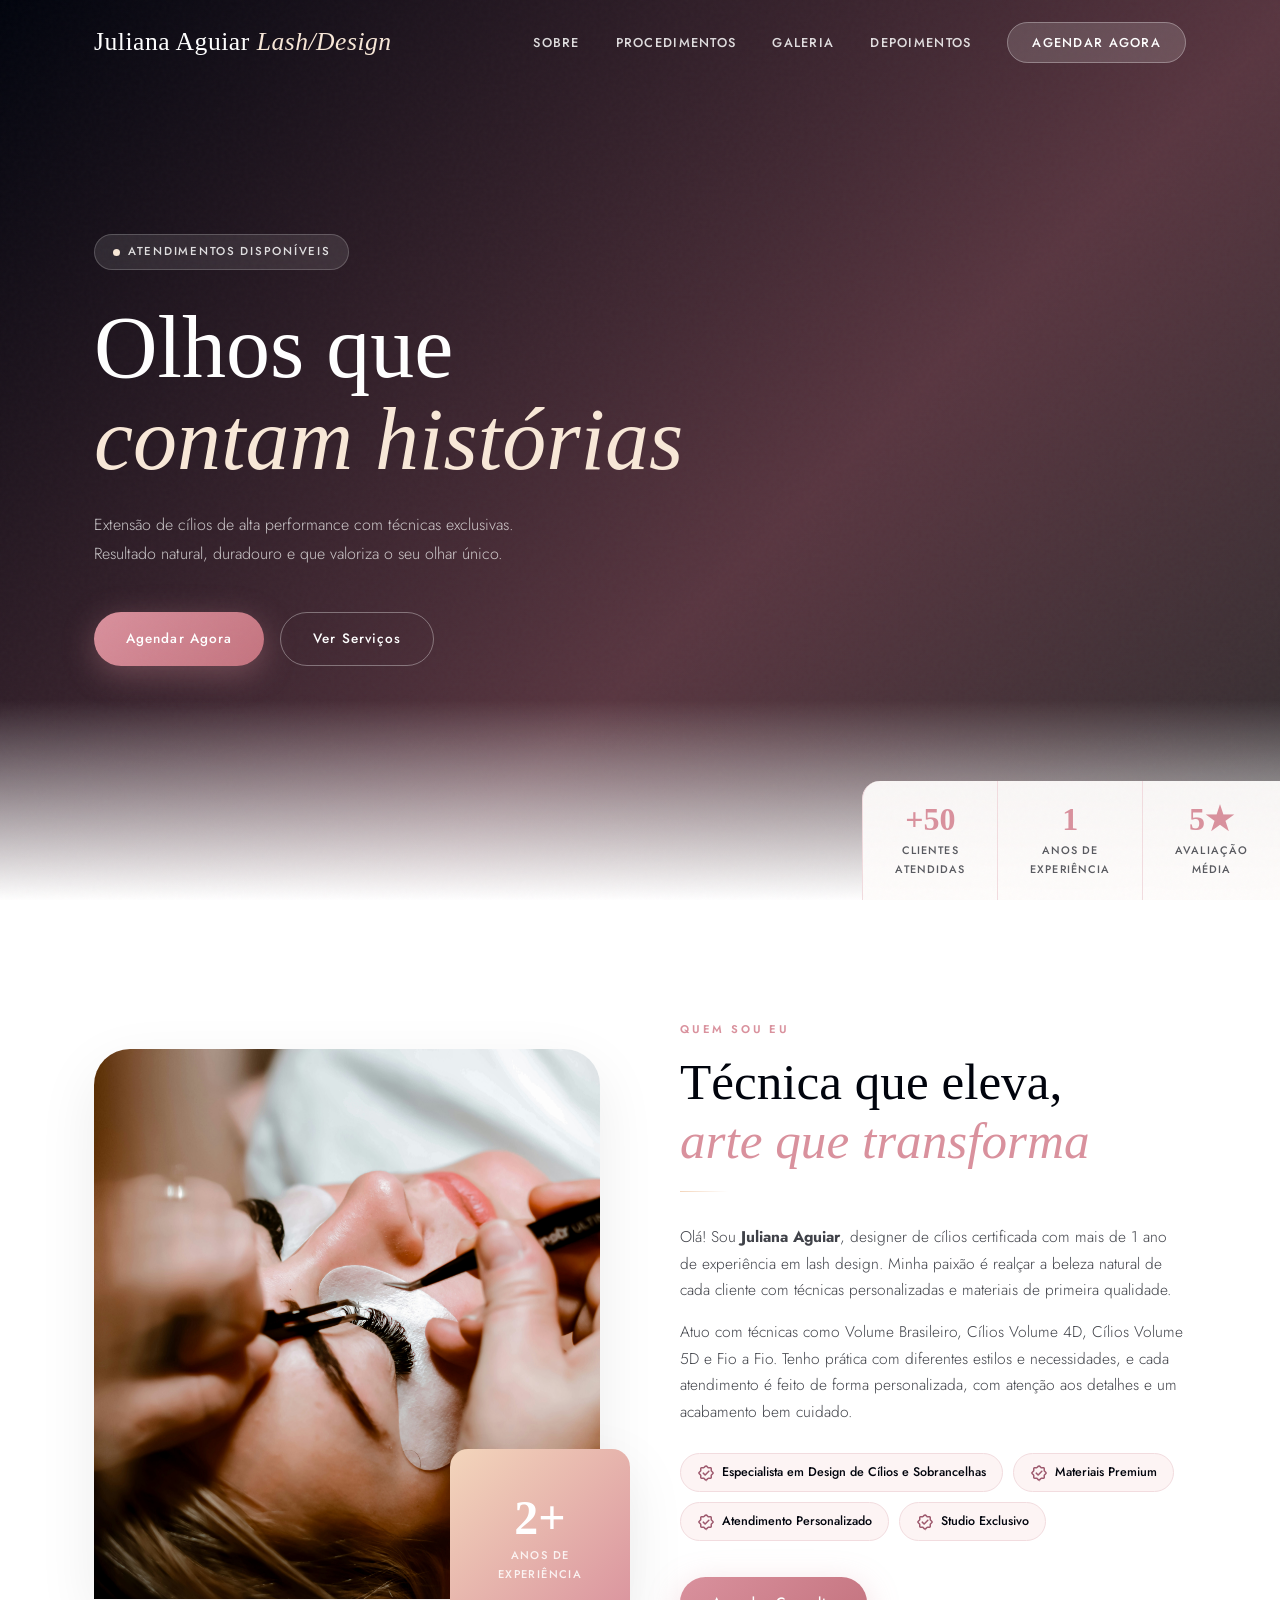
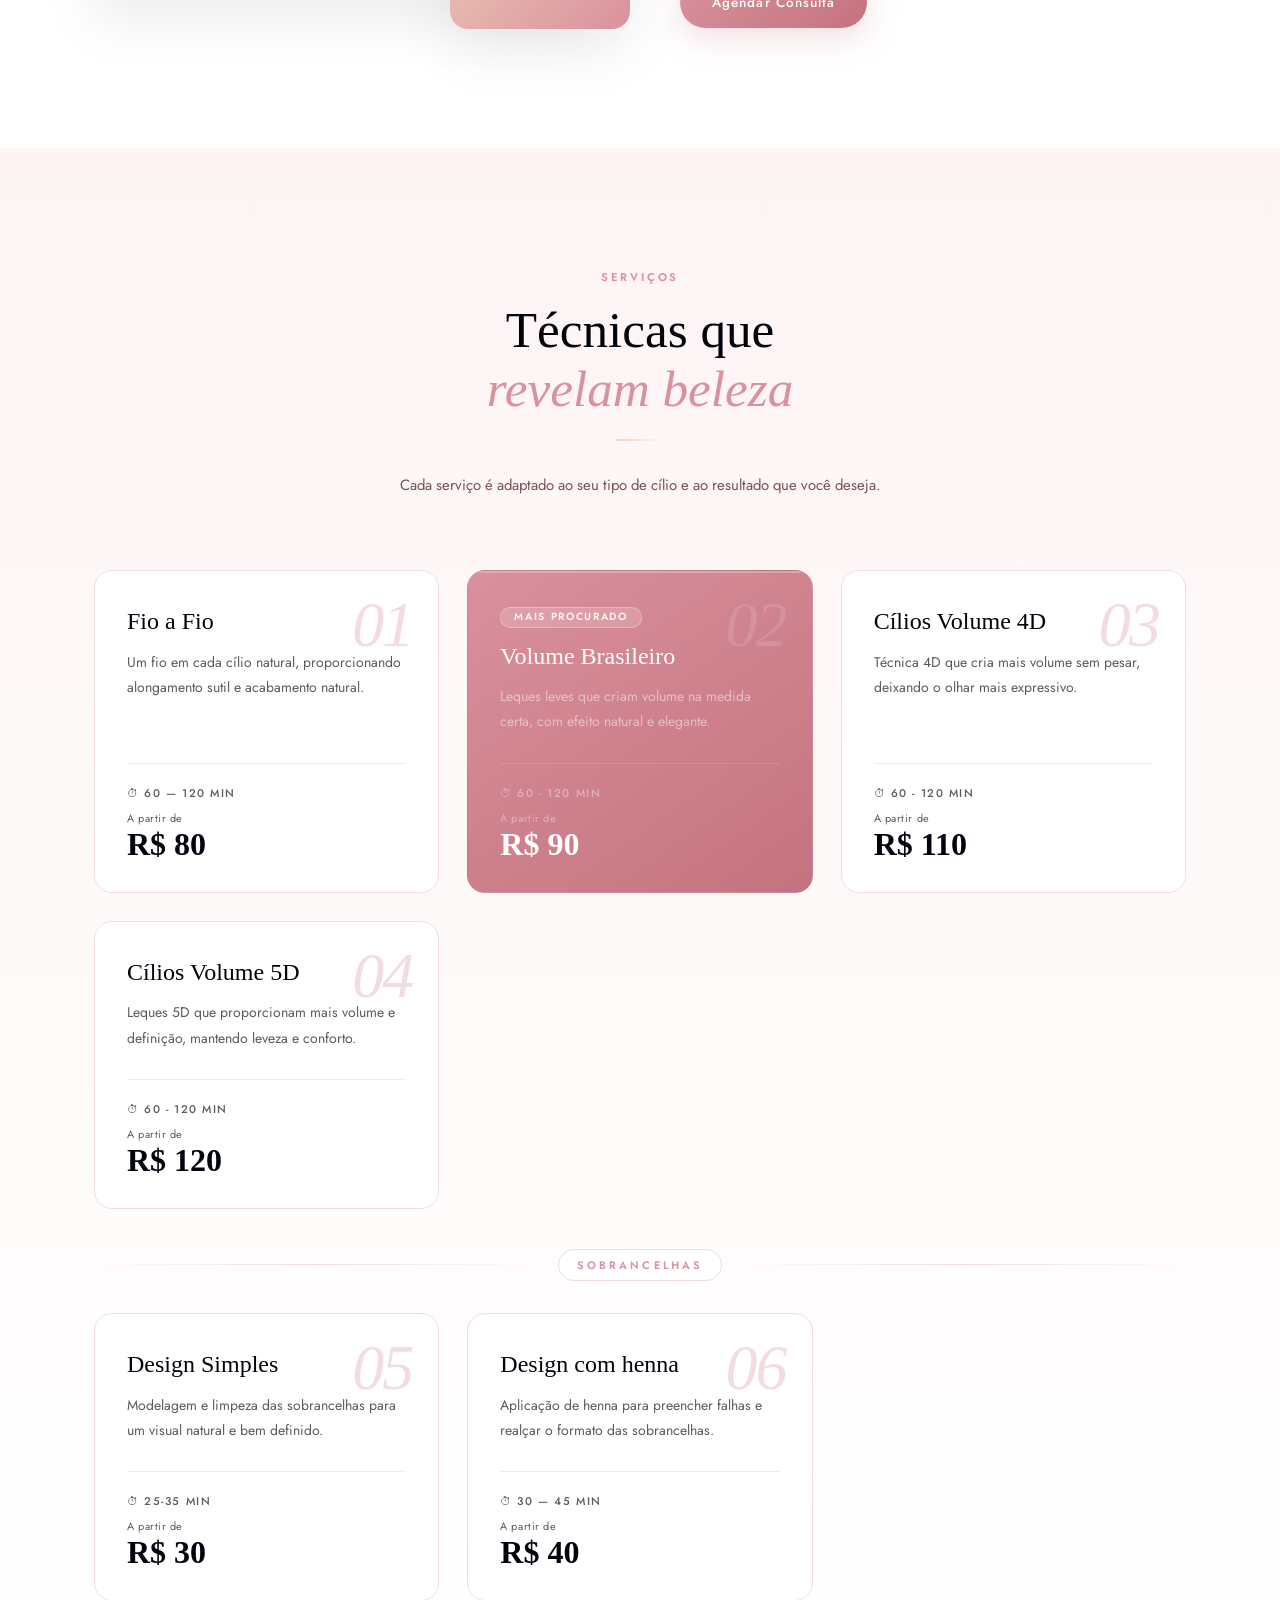
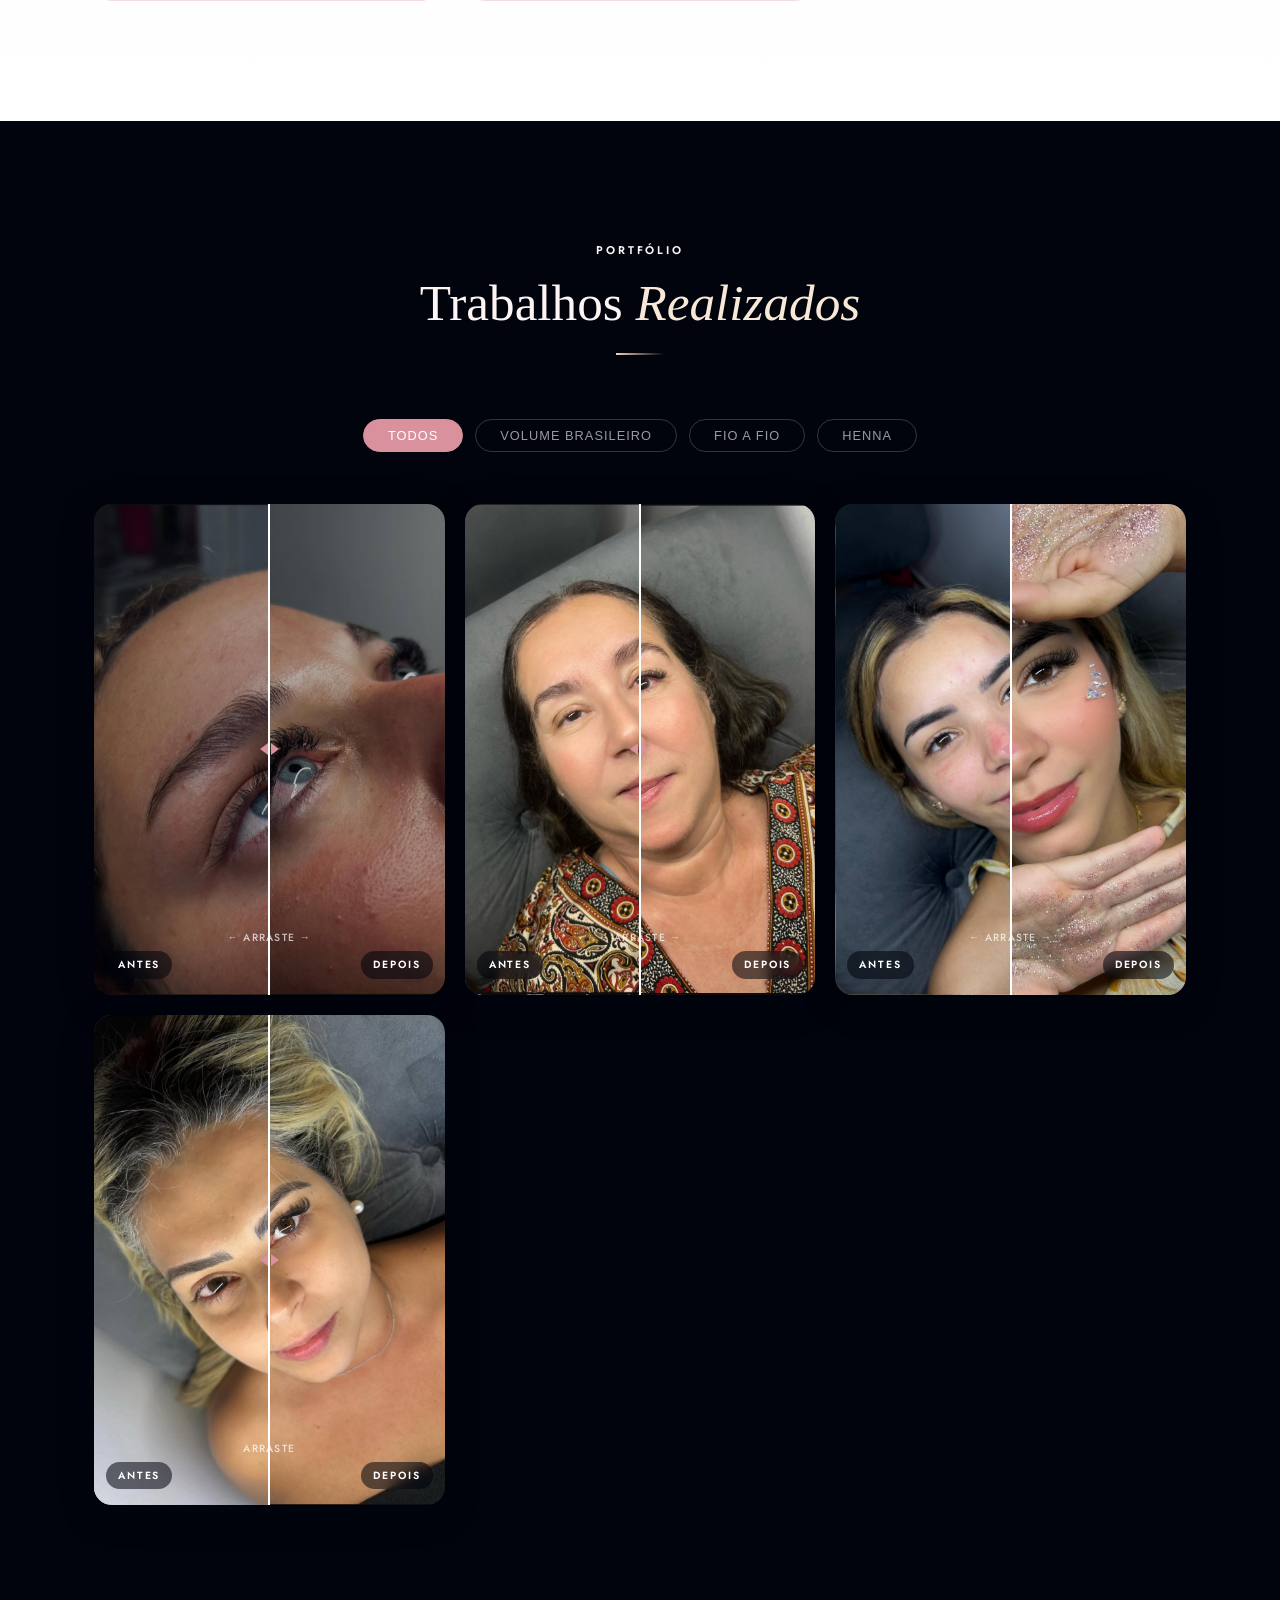
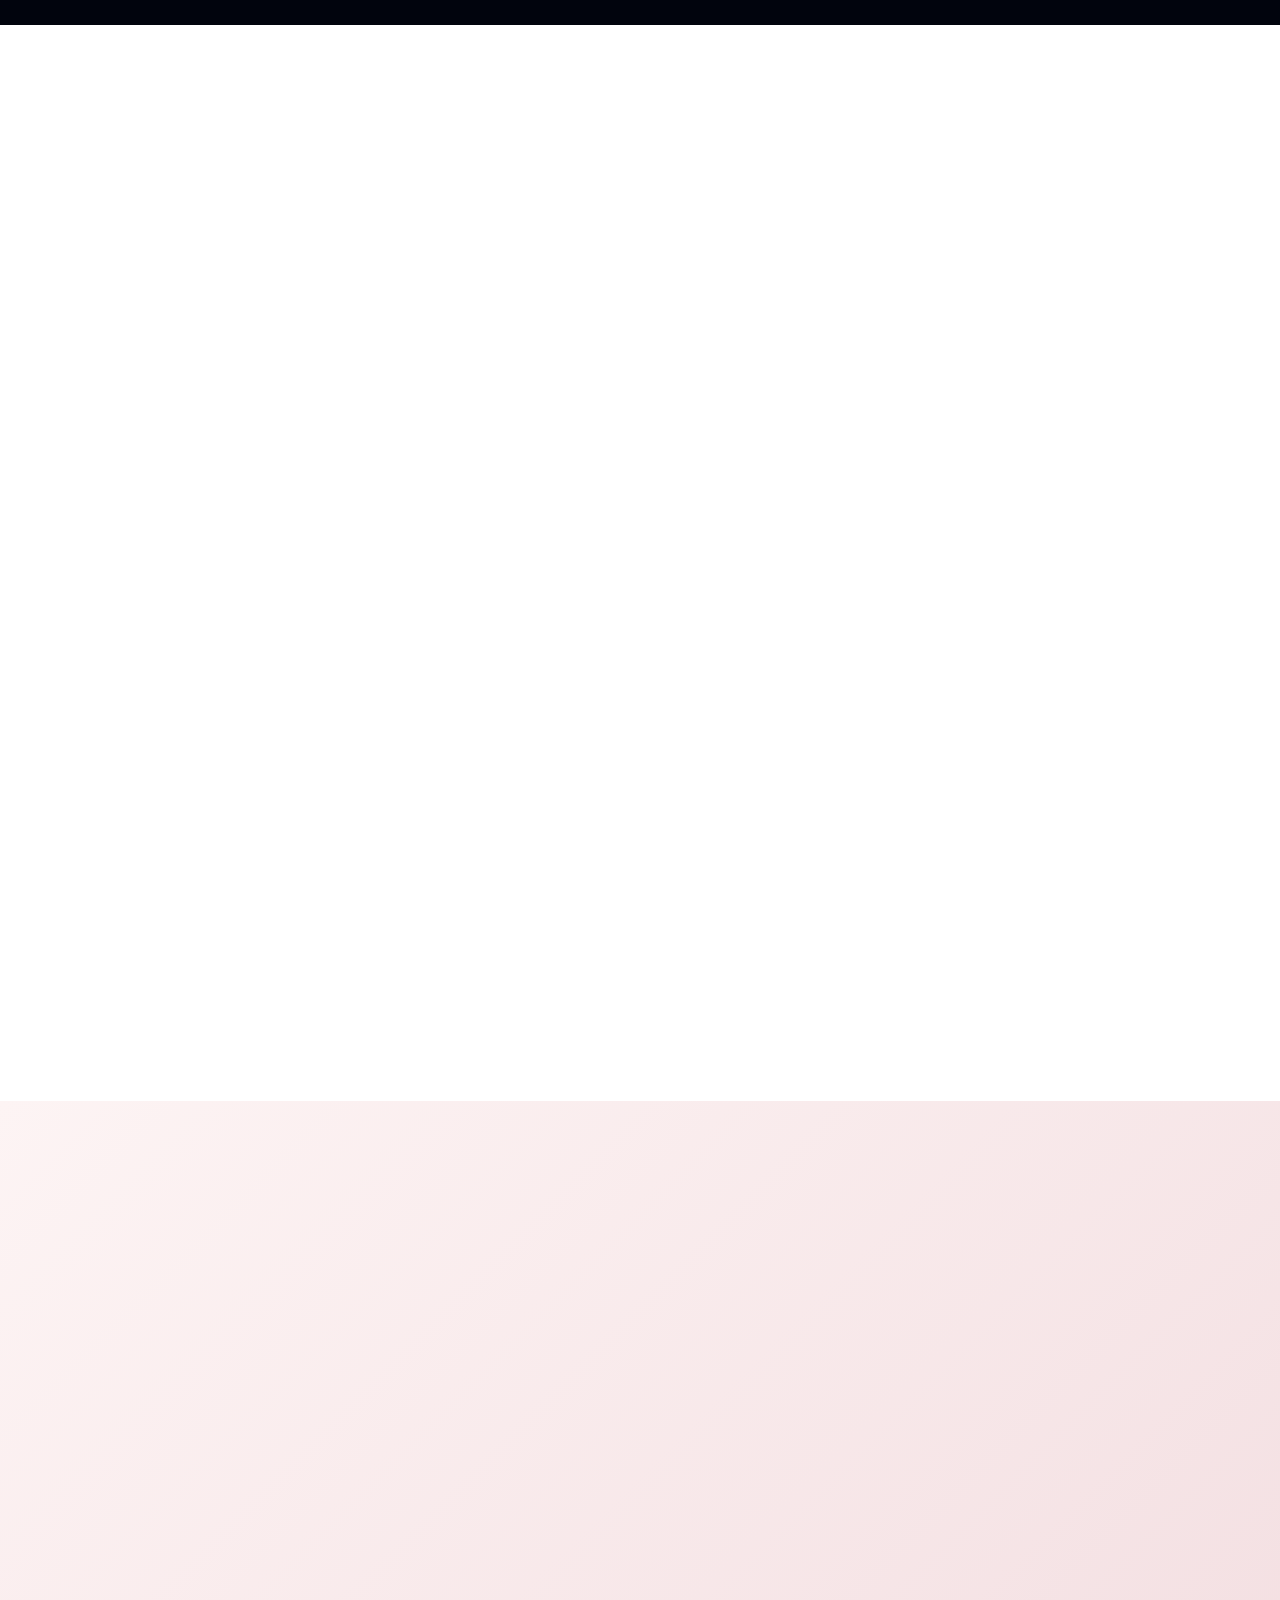
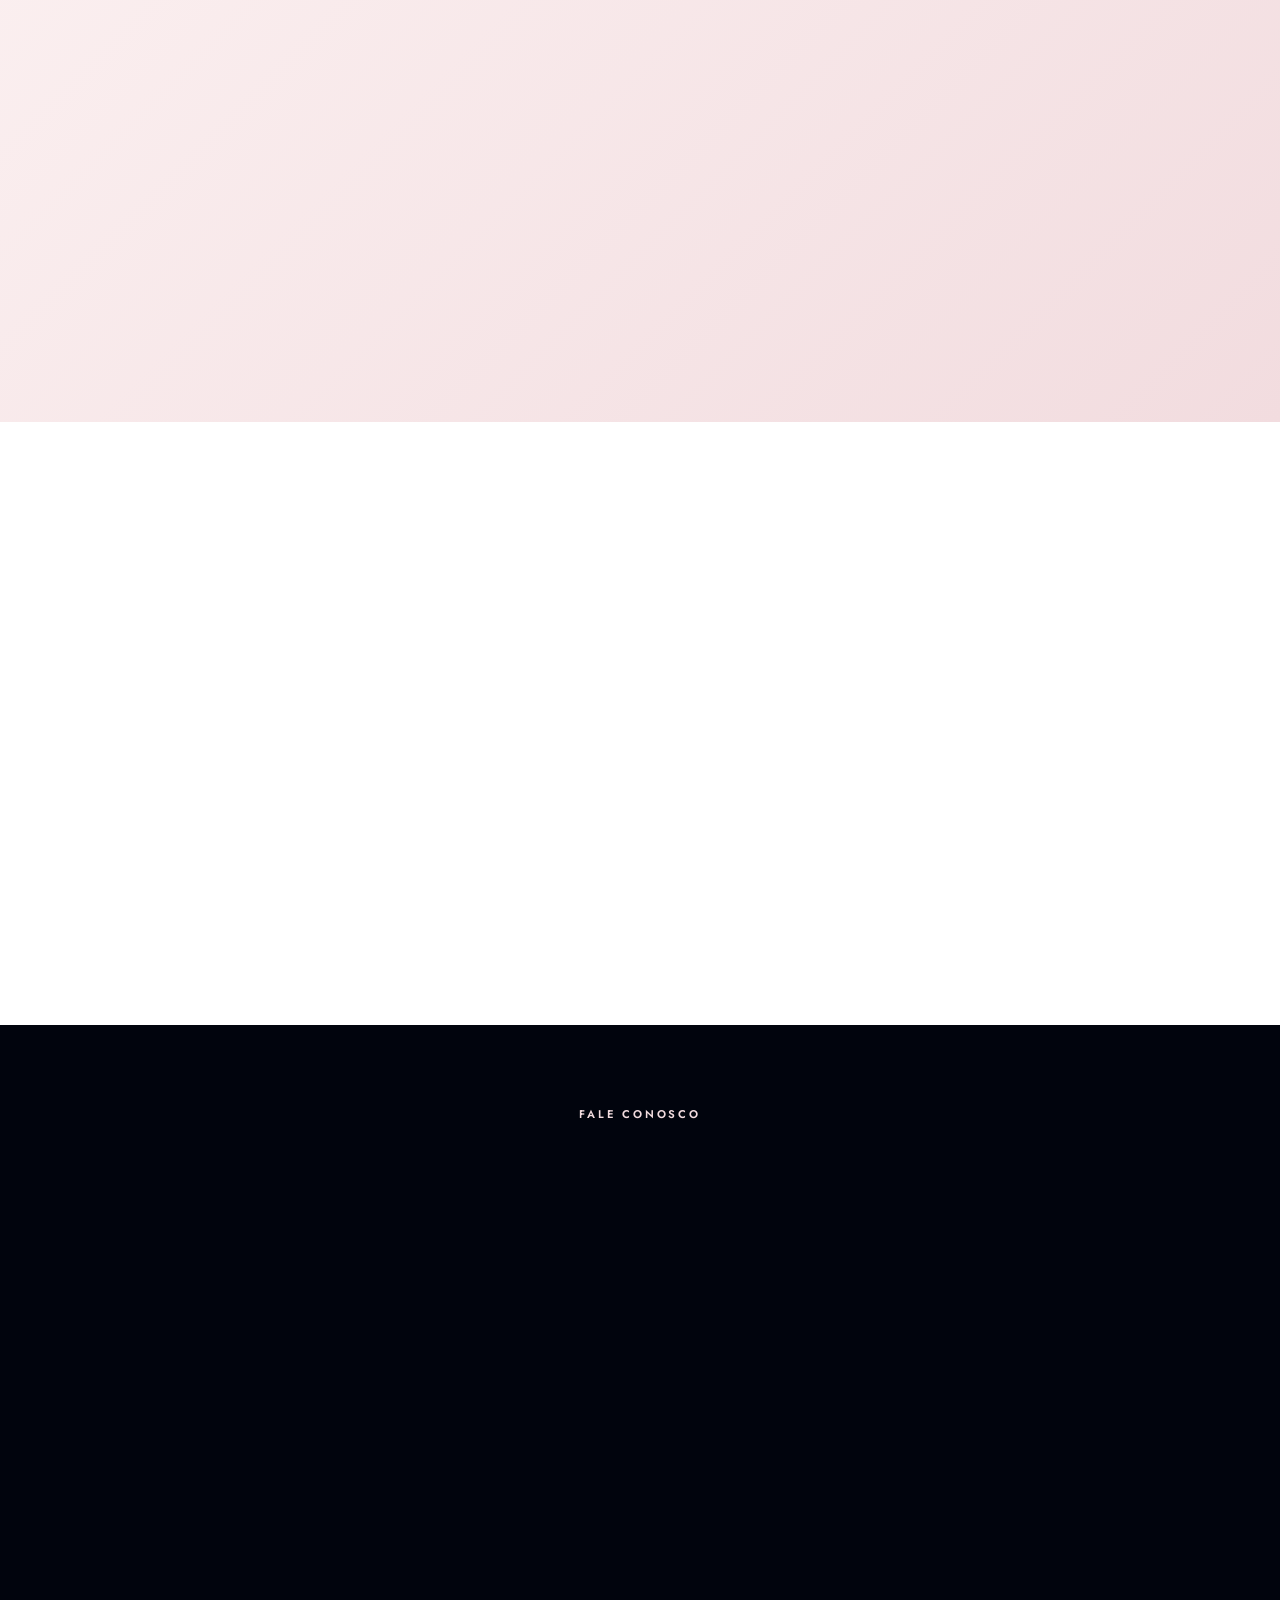
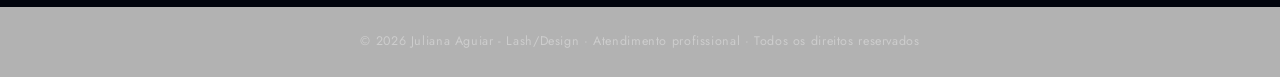
<file: index.html>
<!DOCTYPE html>
<html lang="pt-BR">
<head>
  <meta charset="UTF-8" />
  <meta name="viewport" content="width=device-width, initial-scale=1.0" />

  <!-- SEO Básico -->
  <title>Juliana Aguiar - Lash/Design</title>
  <meta name="description" content="Especialista em lash design premium. Extensão de cílios com técnicas avançadas, atendimento personalizado e resultados naturais e duradouros. Agende agora." />
  <meta name="keywords" content="extensão de cílios, lash design, lash lift, volume brasileiro, fio a fio, designer de cílios, São Paulo" />
  <meta name="author" content="Juliana Aguiar" />

  <!-- Open Graph -->
  <meta property="og:title" content="Juliana Aguiar - Lash/Design" />
  <meta property="og:description" content="Desperte o melhor dos seus olhares. Técnicas avançadas, resultado natural e duradouro." />
  <meta property="og:type" content="website" />

  <!-- Favicon emoji -->
  <link rel="icon" href="assets/favicon/logo.png" type="image/x-icon">


  <!-- Styles -->
  <link rel="stylesheet" href="styles.css" />
</head>
<body>

  <!-- =========================================================
       NAVIGAÇÃO
  ========================================================== -->
  <nav id="navbar" role="navigation" aria-label="Menu principal">
    <div class="container">
      <div class="nav-inner">

        <a href="#hero" class="nav-logo" aria-label="Juliana Aguiar - Início">
          Juliana Aguiar <span>Lash/Design</span>
        </a>

        <!-- Desktop links -->
        <ul class="nav-links" role="list">
          <li><a href="#sobre">Sobre</a></li>
          <li><a href="#procedimentos">Procedimentos</a></li>
          <li><a href="#galeria">Galeria</a></li>
          <li><a href="#depoimentos">Depoimentos</a></li>
          <li><a href="#agendamento" class="nav-cta">Agendar Agora</a></li>
        </ul>

        <!-- Hamburger -->
        <button class="nav-hamburger" aria-label="Abrir menu" aria-expanded="false" id="hamburger">
          <span></span>
          <span></span>
          <span></span>
        </button>

      </div>
    </div>
  </nav>

  <!-- Mobile menu overlay -->
  <nav class="nav-mobile" id="navMobile" aria-label="Menu mobile" role="dialog">
    <a href="#sobre" class="mobile-link">Sobre</a>
    <a href="#procedimentos" class="mobile-link">Procedimentos</a>
    <a href="#galeria" class="mobile-link">Galeria</a>
    <a href="#depoimentos" class="mobile-link">Depoimentos</a>
    <a href="#agendamento" class="mobile-link">Agendar</a>
    <a href="#contato" class="mobile-link">Contato</a>
  </nav>

  <!-- =========================================================
       HERO
  ========================================================== -->
  <section id="hero" role="banner">
    <div class="hero-bg" aria-hidden="true"></div>

    <div class="container" style="width:100%">
      <div class="hero-content">

        <div class="hero-badge">
          <span class="hero-badge-dot" aria-hidden="true"></span>
          <span>Atendimentos disponíveis</span>
        </div>

        <h1 class="hero-title">
          Olhos que
          <em>contam histórias</em>
        </h1>

        <p class="hero-sub">
          Extensão de cílios de alta performance com técnicas exclusivas.
          Resultado natural, duradouro e que valoriza o seu olhar único.
        </p>

        <div class="hero-actions">
          <a href="#agendamento" class="btn btn-primary">
             Agendar Agora
          </a>
          <a href="#procedimentos" class="btn btn-outline" style="color:#fff;border-color:rgba(255,255,255,0.35)">
            Ver Serviços
          </a>
        </div>
      </div>
    </div>

    <!-- Stats -->
    <div class="hero-stats" aria-label="Números da profissional">
      <div class="hero-stat">
        <span class="hero-stat-num">+50</span>
        <span class="hero-stat-label">Clientes<br>Atendidas</span>
      </div>
      <div class="hero-stat">
        <span class="hero-stat-num">1</span>
        <span class="hero-stat-label">Anos de<br>Experiência</span>
      </div>
      <div class="hero-stat">
        <span class="hero-stat-num">5★</span>
        <span class="hero-stat-label">Avaliação<br>Média</span>
      </div>
    </div>
  </section>
      
  <!-- =========================================================
       SOBRE
  ========================================================== -->
  <section id="sobre" aria-labelledby="sobre-title">
    <div class="container">
      <div class="about-grid">

        <!-- Image -->
        <div class="about-image-wrap reveal-left">
          <img
            class="about-img-main"
            src="assets/images/hayley-kim-studios-sRSRuxkOuzI-unsplash.jpg"
            alt="Procedimento de extensão de cílios"
            loading="lazy"
            onerror="this.style.background='linear-gradient(135deg,#E8B4C0,#EDE1D8)';this.removeAttribute('src')"
          />
          <div class="about-img-accent" aria-label="6 anos de experiência">
            <span class="num">2+</span>
            <span class="lbl">Anos de<br>Experiência</span>
          </div>
        </div>

        <!-- Text -->
        <div class="about-text reveal-right">
          <span class="section-label">Quem sou eu</span>
          <h2 class="section-title" id="sobre-title">
            Técnica que eleva,<br><em>arte que transforma</em>
          </h2>
          <div class="gold-line"></div>
          <p>
            Olá! Sou <strong>Juliana Aguiar</strong>, designer de cílios certificada com mais de 1 ano  
            de experiência em lash design. Minha paixão é realçar a beleza natural de cada cliente
            com técnicas personalizadas e materiais de primeira qualidade.
          </p>
          <p>
            Atuo com técnicas como Volume Brasileiro, Cílios Volume 4D, Cílios Volume 5D e Fio a Fio.
            Tenho prática com diferentes estilos e necessidades, e cada atendimento é feito de forma personalizada,
            com atenção aos detalhes e um acabamento bem cuidado.
          </p>

          <div class="about-badges">
            <span class="about-badge">
              <span class="about-badge-icon">
                <img src="assets/icons/certificate.svg" alt="Certificada">
              </span>
              Especialista em Design de Cílios e Sobrancelhas
            </span>

            <span class="about-badge">
              <span class="about-badge-icon">
                <img src="assets/icons/certificate.svg" alt="Vegano">
              </span>
              Materiais Premium
            </span>

            <span class="about-badge">
              <span class="about-badge-icon">
                <img src="assets/icons/certificate.svg" alt="Premium">
              </span>
              Atendimento Personalizado
            </span>

            <span class="about-badge">
              <span class="about-badge-icon">
                <img src="assets/icons/certificate.svg" alt="Localização">
              </span>
              Studio Exclusivo
            </span>
          </div>

          <a href="#agendamento" class="btn btn-primary">
            Agendar Consulta
          </a>
        </div>

      </div>
    </div>
  </section>

  <!-- =========================================================
       PROCEDIMENTOS
  ========================================================== -->
  <section id="procedimentos" aria-labelledby="proc-title">
    <div class="container">

      <div class="procedures-header reveal">
        <span class="section-label">Serviços</span>
        <h2 class="section-title" id="proc-title">
          Técnicas que<br><em>revelam beleza</em>
        </h2>
        <div class="gold-line center"></div>
        <p style="color:var(--muted);font-size:.93rem">
          Cada serviço é adaptado ao seu tipo de cílio e ao resultado que você deseja.
        </p>
      </div>

      <div class="procedures-grid">

        <!-- Card 1 -->
        <article class="proc-card reveal delay-1">
          <span class="proc-icon">🪄</span>
          <h3 class="proc-name">Fio a Fio</h3>
          <p class="proc-desc">
            Um fio em cada cílio natural, proporcionando alongamento sutil e acabamento natural.
          </p>
          <span class="proc-duration">⏱ 60 — 120 min</span>
          <span class="proc-price"><small>A partir de</small> R$ 80</span>
        </article>

        <!-- Card 2 — Destaque -->
        <article class="proc-card featured reveal delay-2">
          <span class="proc-icon">🌟</span>
          <h3 class="proc-name">Volume Brasileiro</h3>
          <p class="proc-desc">
            Leques leves que criam volume na medida certa, com efeito natural e elegante.
          </p>
          <span class="proc-duration">⏱ 60 - 120 min</span>
          <span class="proc-price"><small>A partir de</small> R$ 90</span>
        </article>

        <!-- Card 3 -->
        <article class="proc-card reveal delay-3">
          <span class="proc-icon">✨</span>
          <h3 class="proc-name">Cílios Volume 4D</h3>
          <p class="proc-desc">
            Técnica 4D que cria mais volume sem pesar, deixando o olhar mais expressivo.
          </p>
          <span class="proc-duration">⏱ 60 - 120 min</span>
          <span class="proc-price"><small>A partir de</small> R$ 110</span>
        </article>

        <!-- Card 4 -->
        <article class="proc-card reveal delay-2">
          <span class="proc-icon">🌿</span>
          <h3 class="proc-name">Cílios Volume 5D</h3>
          <p class="proc-desc">
            Leques 5D que proporcionam mais volume e definição, mantendo leveza e conforto.
          </p>
          <span class="proc-duration">⏱ 60 - 120 min</span>
          <span class="proc-price"><small>A partir de</small> R$ 120</span>
        </article>

                <!-- ── Divisor: Sobrancelhas ── -->
        <div class="proc-separator" aria-hidden="true">
          <div class="proc-separator-line"></div>
          <span class="proc-separator-label">Sobrancelhas</span>
          <div class="proc-separator-line"></div>
        </div>

        <!-- Card 5 -->
        <article class="proc-card reveal delay-3">
          <span class="proc-icon">🔄</span>
          <h3 class="proc-name">Design Simples</h3>
          <p class="proc-desc">
            Modelagem e limpeza das sobrancelhas para um visual natural e bem definido.
          </p>
          <span class="proc-duration">⏱ 25-35 min</span>
          <span class="proc-price"><small>A partir de</small> R$ 30</span>
        </article>

        <!-- Card 6 -->
        <article class="proc-card reveal delay-4">
          <span class="proc-icon">🖤</span>
          <h3 class="proc-name">Design com henna</h3>
          <p class="proc-desc">
            Aplicação de henna para preencher falhas e realçar o formato das sobrancelhas.
          </p>
          <span class="proc-duration">⏱ 30 — 45 min</span>
          <span class="proc-price"><small>A partir de</small> R$ 40</span>
        </article>

      </div>
    </div>
  </section>

  <!-- =========================================================
       GALERIA
  ========================================================== -->
  <section id="galeria" aria-labelledby="gallery-title">
    <div class="container">

      <div class="gallery-header reveal">
        <span class="section-label">Portfólio</span>
        <h2 class="section-title" id="gallery-title">
          Trabalhos <em>Realizados</em>
        </h2>
        <div class="gold-line center"></div>
      </div>

      <div class="gallery-tabs reveal" role="tablist">
        <button class="gallery-tab active" role="tab" aria-selected="true" data-filter="todos">Todos</button>
        <button class="gallery-tab" role="tab" aria-selected="false" data-filter="volume">Volume Brasileiro</button>
        <button class="gallery-tab" role="tab" aria-selected="false" data-filter="fiof">Fio a Fio</button>
        <button class="gallery-tab" role="tab" aria-selected="false" data-filter="henna">Henna</button>
      </div>

          <div class="compare-grid" id="galleryGrid">

            <div class="compare-item reveal" data-category="volume">
              <img class="compare-after"  src="assets/portfolio/lash-01-depois.jpg" alt="Depois" />
              <div class="compare-before-wrap">
                <img class="compare-before" src="assets/portfolio/lash-01-antes.jpg" alt="Antes" />
              </div>
              <div class="compare-handle"><div class="compare-handle-btn"></div></div>
              <span class="compare-label compare-label-before">Antes</span>
              <span class="compare-label compare-label-after">Depois</span>
              <span class="compare-hint">← arraste →</span>
            </div>

            <div class="compare-item reveal delay-1" data-category="fiof">
              <img class="compare-after"  src="assets/portfolio/lash-02-depois.jpg" alt="Depois" />
              <div class="compare-before-wrap">
                <img class="compare-before" src="assets/portfolio/lash-02-antes.jpg" alt="Antes" />
              </div>
              <div class="compare-handle"><div class="compare-handle-btn"></div></div>
              <span class="compare-label compare-label-before">Antes</span>
              <span class="compare-label compare-label-after">Depois</span>
              <span class="compare-hint">← arraste →</span>
            </div>

           

            <div class="compare-item reveal delay-1" data-category="fiof">
              <img class="compare-after"  src="assets/portfolio/lash-04-depois.jpg" alt="Depois" />
              <div class="compare-before-wrap">
                <img class="compare-before" src="assets/portfolio/lash-04-antes.jpg" alt="Antes" />
              </div>
              <div class="compare-handle"><div class="compare-handle-btn"></div></div>
              <span class="compare-label compare-label-before">Antes</span>
              <span class="compare-label compare-label-after">Depois</span>
              <span class="compare-hint">← arraste →</span>
            </div>

            <div class="compare-item reveal delay-2" data-category="volume">
              <img class="compare-after" src="assets/portfolio/lash-06-depois.jpg" alt="Depois" />
              <div class="compare-before-wrap">
                <img class="compare-before" src="assets/portfolio/lash-06-antes.jpg" alt="Antes" />
              </div>
              <div class="compare-handle"><div class="compare-handle-btn"></div></div>
              <span class="compare-label compare-label-before">Antes</span>
              <span class="compare-label compare-label-after">Depois</span>
              <span class="compare-hint">arraste</span>
            </div>

          </div>
        </div>

      </div>
    </div>
  </section>

  <!-- =========================================================
       DEPOIMENTOS
  ========================================================== -->
  <section id="depoimentos" aria-labelledby="dep-title">
    <div class="container">

      <div class="testimonials-header reveal">
        <span class="section-label">Depoimentos</span>
        <h2 class="section-title" id="dep-title">
          O que nossas<br><em>clientes dizem</em>
        </h2>
        <div class="gold-line center"></div>
      </div>

      <div class="testimonials-track">

        <article class="testi-card reveal delay-1">
          <div class="testi-quote" aria-hidden="true">"</div>
          <p class="testi-text">
            Você é uma profissional incrívelll!
Seu carinho com cada cliente,sua dedicação e esforço para estar tudo impecável. Você estuda e se aperfeiçoa para deixar tudo ainda mais perfeito e isso é maravilhoso.
Amo seu trabalho e já quero marcar pra voltar no studio🩷
          </p>
          <footer class="testi-footer">
            <div class="testi-avatar" aria-label="Avatar de Camila">C</div>
            <div>
              <strong class="testi-name">Anny Martins</strong>
              <div class="testi-stars" aria-label="5 estrelas">★★★★★</div>
            </div>
          </footer>
        </article>

        <article class="testi-card reveal delay-2">
          <div class="testi-quote" aria-hidden="true">"</div>
          <p class="testi-text">
            Perfeita 

A cola é boa não dá alergia, não coça e não cai rápido 
O material é de boa qualidade fica bem bonito e tem longa durabilidade 

É fácil marcar e a lash Juju tem  compromisso com a cliente . Se preocupa com o horário e em sempre atender e nos deixar bonita e isso parece pouco mas é raro no universo das lashes muitas nos deixam na mão . 

Resumindo o trabalho é perfeito, o material é bom , o espaço é lindo, a lash se preocupa com resultado e tem compromisso com horário .
          </p>
          <footer class="testi-footer">
            <div class="testi-avatar" aria-label="Avatar de Mariana">M</div>
            <div>
              <strong class="testi-name">Tatiane Miceli</strong>
              <div class="testi-stars" aria-label="5 estrelas">★★★★★</div>
            </div>
          </footer>
        </article>

        <article class="testi-card reveal delay-3">
          <div class="testi-quote" aria-hidden="true">"</div>
          <p class="testi-text">
            Foi a minha primeira vez fazendo extensão de cílios, e a experiência foi simplesmente incrível! A Juliana é uma excelente profissional: muito cuidadosa, atenciosa e sempre pergunta se está tudo bem, além de esclarecer todas as dúvidas. E, para completar, o estúdio dela é climatizado, lindo e a maca é super confortável 💗✨
          </p>
          <footer class="testi-footer">
            <div class="testi-avatar" aria-label="Avatar de Beatriz">B</div>
            <div>
              <strong class="testi-name">Gabriela Amaral</strong>
              <div class="testi-stars" aria-label="5 estrelas">★★★★★</div>
            </div>
          </footer>
        </article>

      </div>
    </div>
  </section>

  <!-- =========================================================
       AGENDAMENTO
  ========================================================== -->
  <section id="agendamento" aria-labelledby="form-title">
    <div class="container">
      <div class="booking-grid">

        <!-- Info -->
        <div class="booking-info reveal-left">
          <span class="section-label">Agendamento</span>
          <h2 class="section-title">
            Pronta para<br><em>se transformar?</em>
          </h2>
          <div class="gold-line"></div>

          <div class="booking-perks">
            <div class="booking-perk">
            <div class="perk-icon" aria-hidden="true">
              <img src="assets/icons/diamond.svg" alt="Ícone diamante">
            </div>
              <div class="perk-body">
                <strong>Materiais Premium</strong>
                <span>Fios certificados de alta qualidade e cola hipoalergênica</span>
              </div>
            </div>
            <div class="booking-perk">
              <div class="perk-icon" aria-hidden="true">
                <img src="assets/icons/clean.svg" alt="">
              </div>
              <div class="perk-body">
                <strong>Ambiente Higienizado</strong>
                <span>Studio esterilizado com protocolos rigorosos de limpeza</span>
              </div>
            </div>
            <div class="booking-perk">              
              <div class="perk-icon" aria-hidden="true">
                <img src="assets/icons/flash1.svg" alt="">
              </div>
              <div class="perk-body">
                <strong>Confirmação Rápida</strong>
                <span>Você receberá confirmação por WhatsApp em até 2 horas</span>
              </div>
            </div>
            <div class="booking-perk">
              <div class="perk-icon" aria-hidden="true">
                <img src="assets/icons/loop2.svg" alt="">
              </div>
              <div class="perk-body">
                <strong>Reagendamento Fácil</strong>
                <span>Cancele ou reagende com até 24h de antecedência </span>
              </div>
            </div>
          </div>
        </div>

        <!-- Form -->
        <div class="booking-form-wrap reveal-right">

          <div class="form-content">
            <h3 class="form-title">Solicitar <em>Agendamento</em></h3>

            <form id="bookingForm" novalidate aria-label="Formulário de agendamento">

              <div class="form-group">
                <label for="name">Nome Completo</label>
                <input type="text" id="name" name="name" placeholder="Seu nome" autocomplete="name" />
                <span class="field-error" id="name-error">Por favor, insira seu nome.</span>
              </div>

              <div class="form-group">
                <label for="service">Procedimento</label>
<select id="service" name="service" required>
                  <option value="">Selecione um serviço...</option>
                  <optgroup label="— Cílios">
                    <option value="fio-a-fio">Fio a Fio — a partir de R$ 80</option>
                    <option value="volume-brasileiro">Volume Brasileiro — a partir de R$ 90</option>
                    <option value="cilios-volume-4d">Cílios Volume 4D — a partir de R$ 110</option>
                    <option value="cilios-volume-5d">Cílios Volume 5D — a partir de R$ 120</option>
                  </optgroup>
                  <optgroup label="— Sobrancelhas">
                    <option value="design-simples">Design Simples — a partir de R$ 30</option>
                    <option value="design-com-henna">Design com henna — a partir de R$ 40</option>
                  </optgroup>
                </select>
                <span class="field-error" id="service-error">Selecione um procedimento.</span>
              </div>

              <div class="form-row">
                <div class="form-group">
                  <label for="date">Data Desejada</label>
<input type="date" id="date" name="date" required />
                  <span class="field-error" id="date-error">Selecione uma data válida.</span>
                </div>
                <div class="form-group">
                  <label for="time">Horário</label>
<select id="time" name="time" required>
                    <option value="">Selecione...</option>
                    <option value="09:00">09:00</option>
                    <option value="10:00">10:00</option>
                    <option value="11:00">11:00</option>
                    <option value="13:00">13:00</option>
                    <option value="14:00">14:00</option>
                    <option value="15:00">15:00</option>
                    <option value="16:00">16:00</option>
                    <option value="17:00">17:00</option>
                    <option value="18:00">18:00</option>
                    <option value="19:00">19:00</option>
                  </select>
                  <span class="field-error" id="time-error">Selecione um horário.</span>
                </div>
              </div>

              <div class="form-group">
                <label for="notes">Observações (opcional)</label>
                <textarea id="notes" name="notes" placeholder="Alguma informação adicional, alergia ou dúvida..."></textarea>
              </div>

              <button type="submit" class="btn btn-primary form-submit">
                Solicitar Agendamento
              </button>

            </form>
          </div>

          <!-- Success message (hidden by default) -->
          <div class="form-success" id="formSuccess" aria-live="polite">
            <span class="success-icon">🎉</span>
            <h3 class="success-title">Solicitação Enviada!</h3>
            <p class="success-sub">
              Recebemos seu agendamento com sucesso.<br>
              Você receberá a confirmação via WhatsApp em até <strong>2 horas</strong>.<br><br>
              Nos vemos em breve! 
            </p>
            <br><br>
            <a href="#" class="btn btn-outline" id="resetForm">Fazer outro agendamento</a>
          </div>

        </div>
      </div>
    </div>
  </section>

  <!-- =========================================================
       LOCALIZAÇÃO
  ========================================================== -->
  <section id="localizacao" aria-labelledby="loc-title">
    <div class="container">
      <div class="location-grid reveal">

        <div class="location-info">
          <span class="section-label">Onde Estamos</span>
          <h2 class="section-title" id="loc-title">
            Venha nos<br><em>conhecer</em>
          </h2>
          <div class="gold-line"></div>

          <div class="location-items">
            <div class="location-item">
              <div class="loc-icon" aria-hidden="true">
                <img src="assets/icons/location.svg" alt="Ícone diamante">
              </div>
              <div class="loc-body">
                <strong>Endereço</strong>
                <span>Estrada Caribú, 600 - Freguesia (Jacarepaguá), Rio de Janeiro - RJ, 22765-010</span>
              </div>
            </div>
            <div class="location-item">
              <div class="loc-icon" aria-hidden="true">
                <img src="assets/icons/clock.svg" alt="Ícone diamante">
              </div>
              <div class="loc-body">
                <strong>Horário de Atendimento</strong>
                <span>Segunda a Sexta: 9h — 19h</span>
              </div>
            </div>
            <div class="location-item">
              <div class="loc-icon" aria-hidden="true">
                <img src="assets/icons/phone.svg" alt="Ícone diamante">
              </div>
              <div class="loc-body">
                <strong>Contato</strong>
                <span>(21) 99831-7983</span>
              </div>
            </div>
          </div>
        </div>

        <!-- Google Maps Embed -->
       <div class="map-wrap">
    <iframe src="https://www.google.com/maps/embed?pb=!1m18!1m12!1m3!1d3675.0!2d-43.3454462!3d-22.9520215!2m3!1f0!2f0!3f0!3m2!1i1024!2i768!4f13.1!3m3!1m2!1s0x9bd9c93dbef0cb%3A0x149a9fabf1a0e167!2sEstrada%20Carib%C3%BA%2C%20600%20-%20Freguesia%20(Jacarepagu%C3%A1)%2C%20Rio%20de%20Janeiro%20-%20RJ%2C%2022765-010!5e0!3m2!1spt-BR!2sbr!4v1!5m2!1spt-BR!2sbr" width="600" height="450" style="border:0;" allowfullscreen="" loading="lazy" referrerpolicy="no-referrer-when-downgrade"></iframe>
       </div>

      </div>
    </div>
  </section>

  <!-- =========================================================
       CONTATO / FOOTER CTA
  ========================================================== -->
  <section id="contato" aria-labelledby="contact-title">
    <div class="container">

      <span class="section-label" style="color:var(--rose-light)">Fale Conosco</span>
      <h2 class="contact-title reveal" id="contact-title">
        Pronta para o seu<br><em>novo olhar?</em>
      </h2>
      <p class="contact-sub reveal delay-1">
        Entre em contato e agende sua avaliação gratuita.
      </p>

      <div class="contact-actions reveal delay-2">
        <a
          href="https://wa.me/5521998317983?text=Olá%20Juliana!%20Gostaria%20de%20agendar%20um%20horário."
          class="btn btn-gold"
          target="_blank"
          rel="noopener noreferrer"
          aria-label="Contatar via WhatsApp"
        >
          <img src="assets/icons/whatsapp.svg" alt="" class="icon">
          WhatsApp
        </a>
        <a href="#agendamento" class="btn btn-outline" style="color:#fff;border-color:rgba(255,255,255,0.25)">
          <img src="assets/icons/date.svg" alt="" class="icon">
          Agendar Online
        </a>
        <a href="https://www.instagram.com/lashjulianaasaguiar?igsh=MW1mbWgxZDdpbm54cQ==" 
          class="btn btn-outline" 
          style="color:#fff;border-color:rgba(255,255,255,0.25)" 
          target="_blank" 
          rel="noopener noreferrer">

          <img src="assets/icons/instagram.svg" alt="" class="icon">
          Instagram
        </a>
      </div>
    </div>
  </section>

  <!-- Footer -->
  <footer role="contentinfo">
    <p class="footer-copy">
      © 2026 Juliana Aguiar - Lash/Design · Atendimento profissional · Todos os direitos reservados
    </p>
  </footer>

  <!-- Script -->
  <script src="script.js"></script>
</body>
</html>
</file>
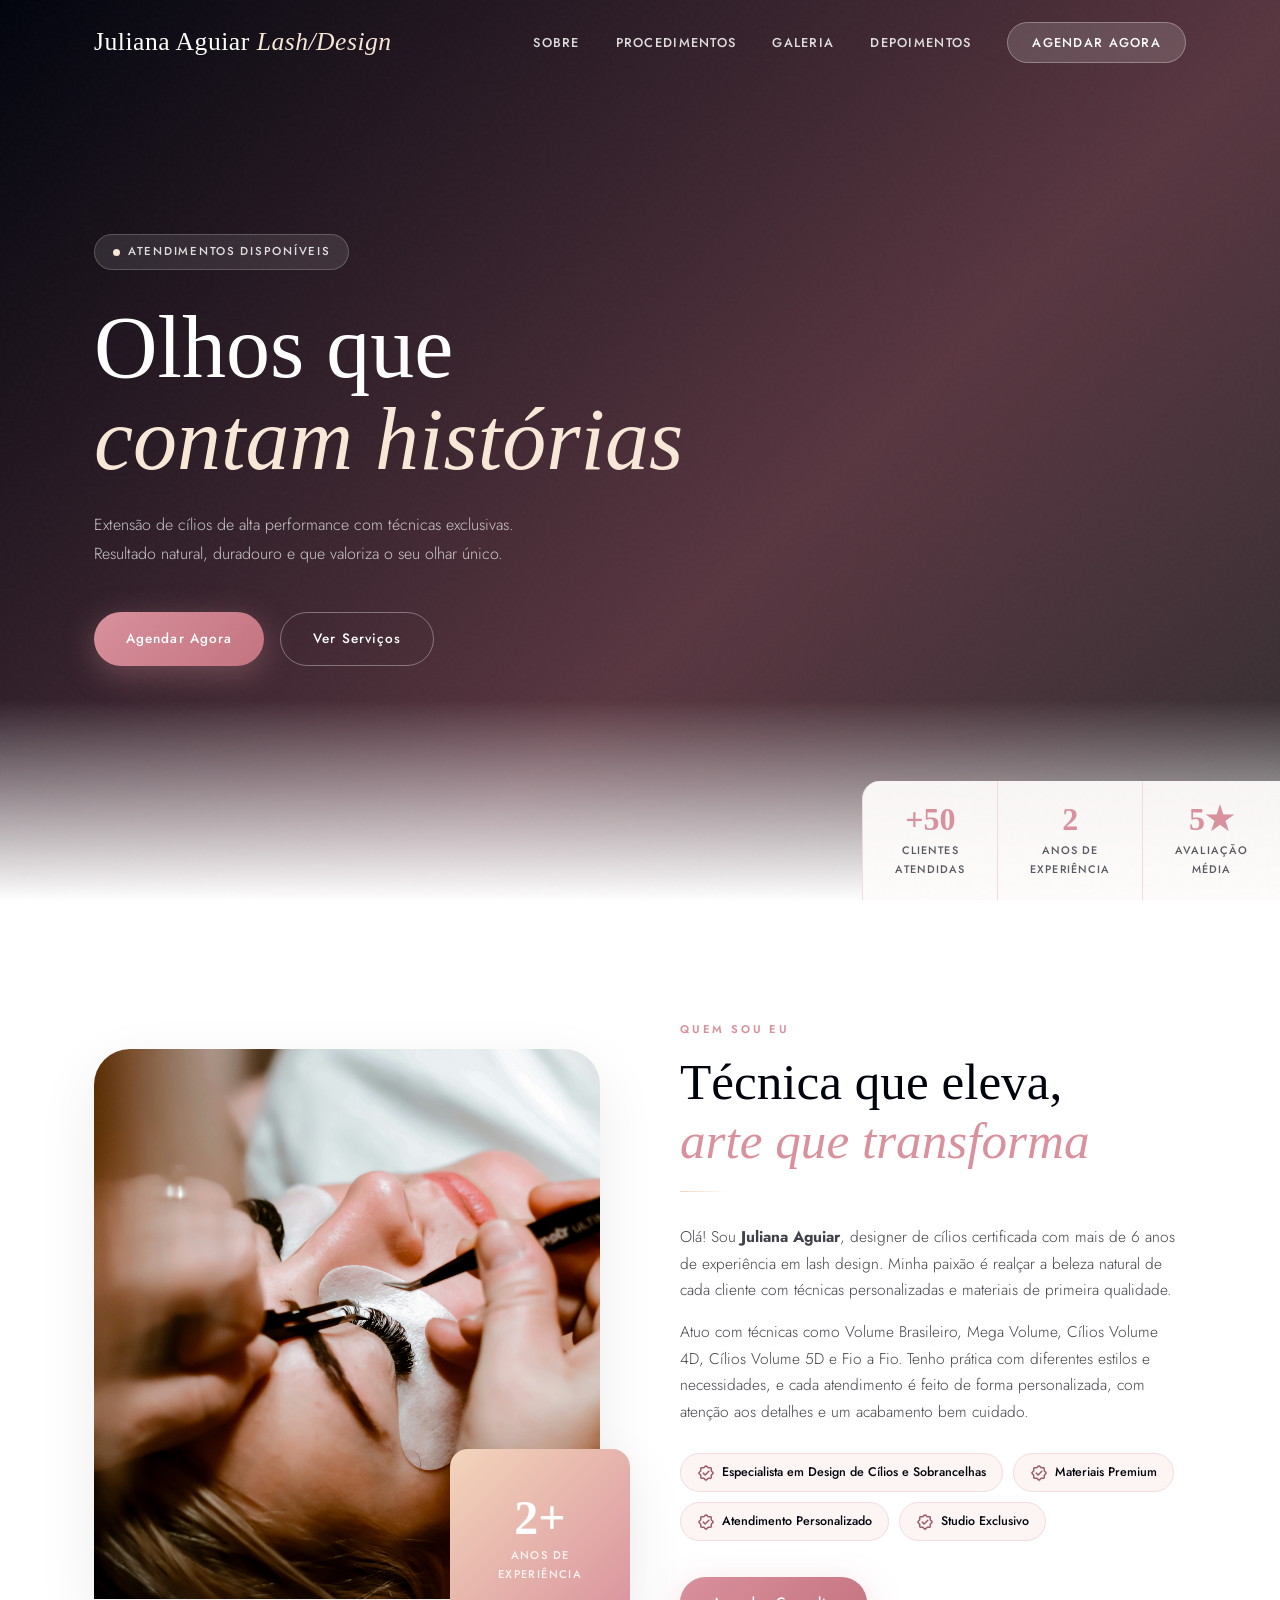
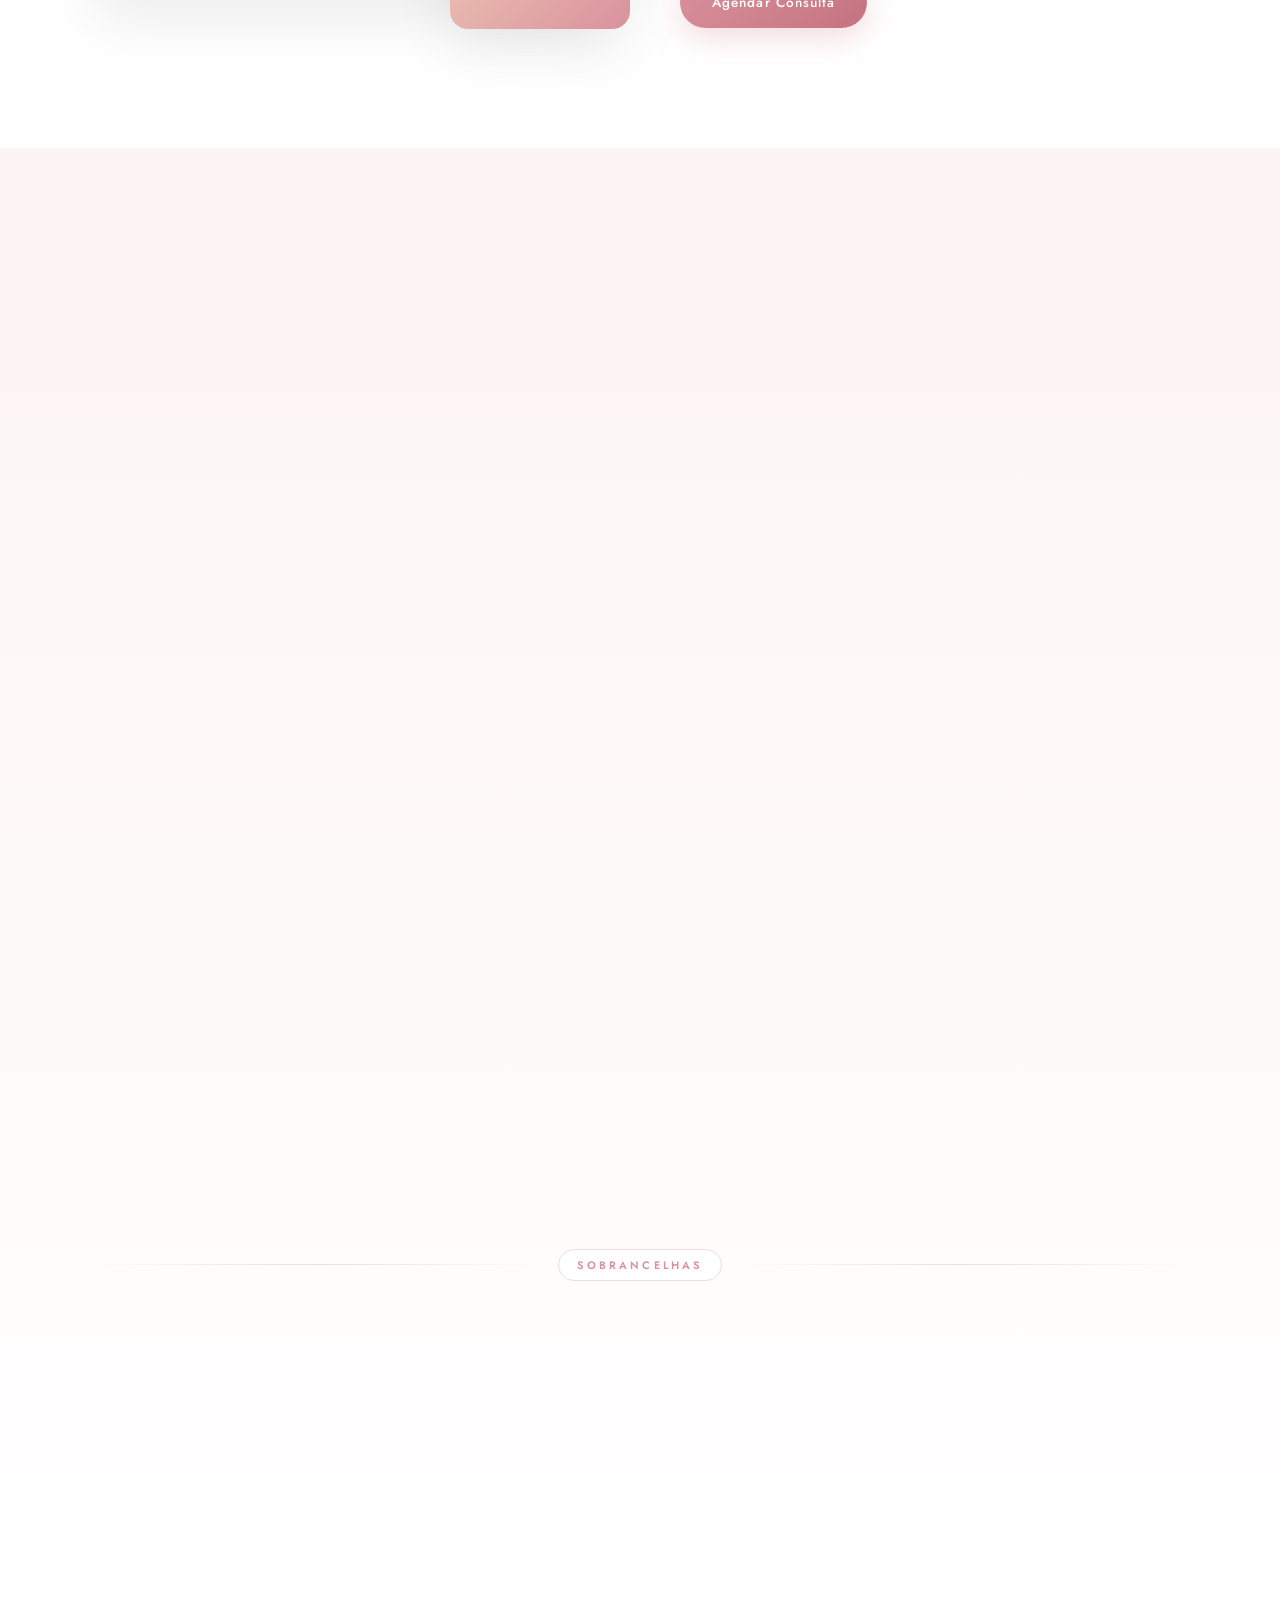
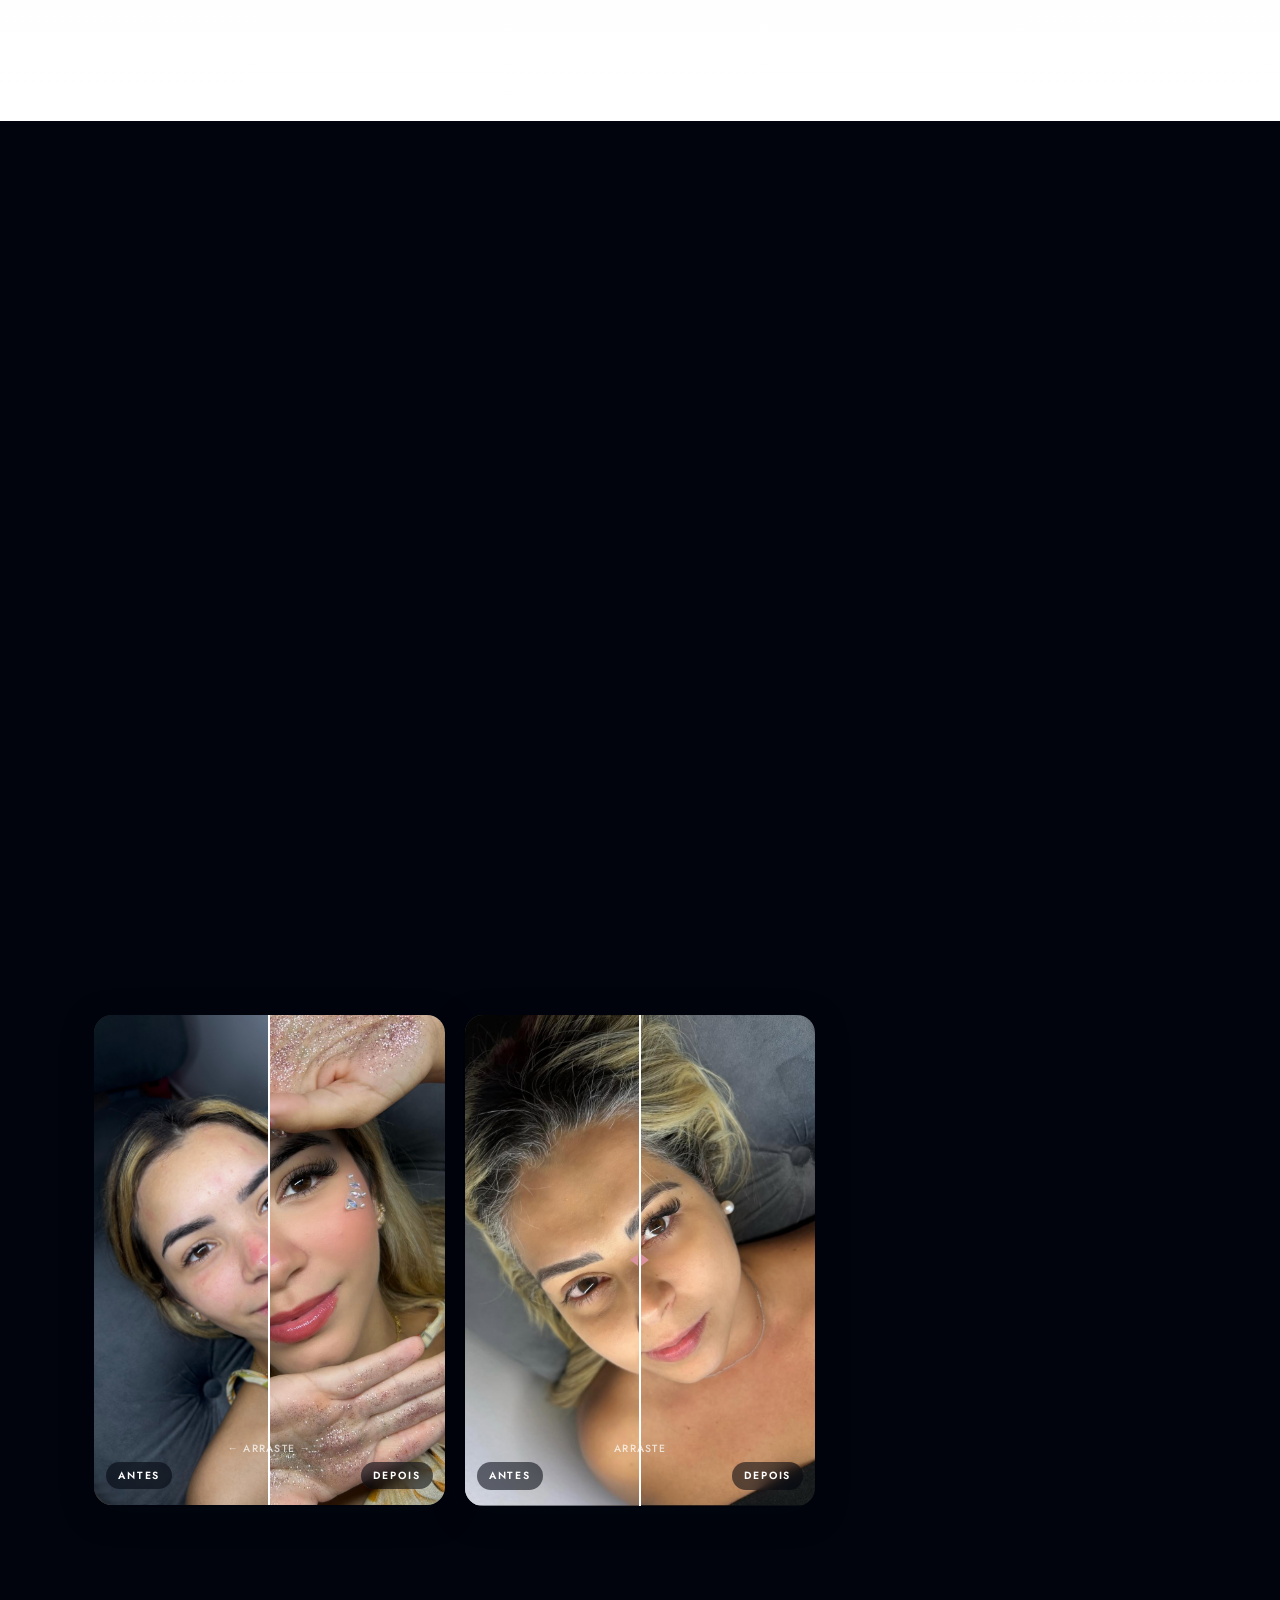
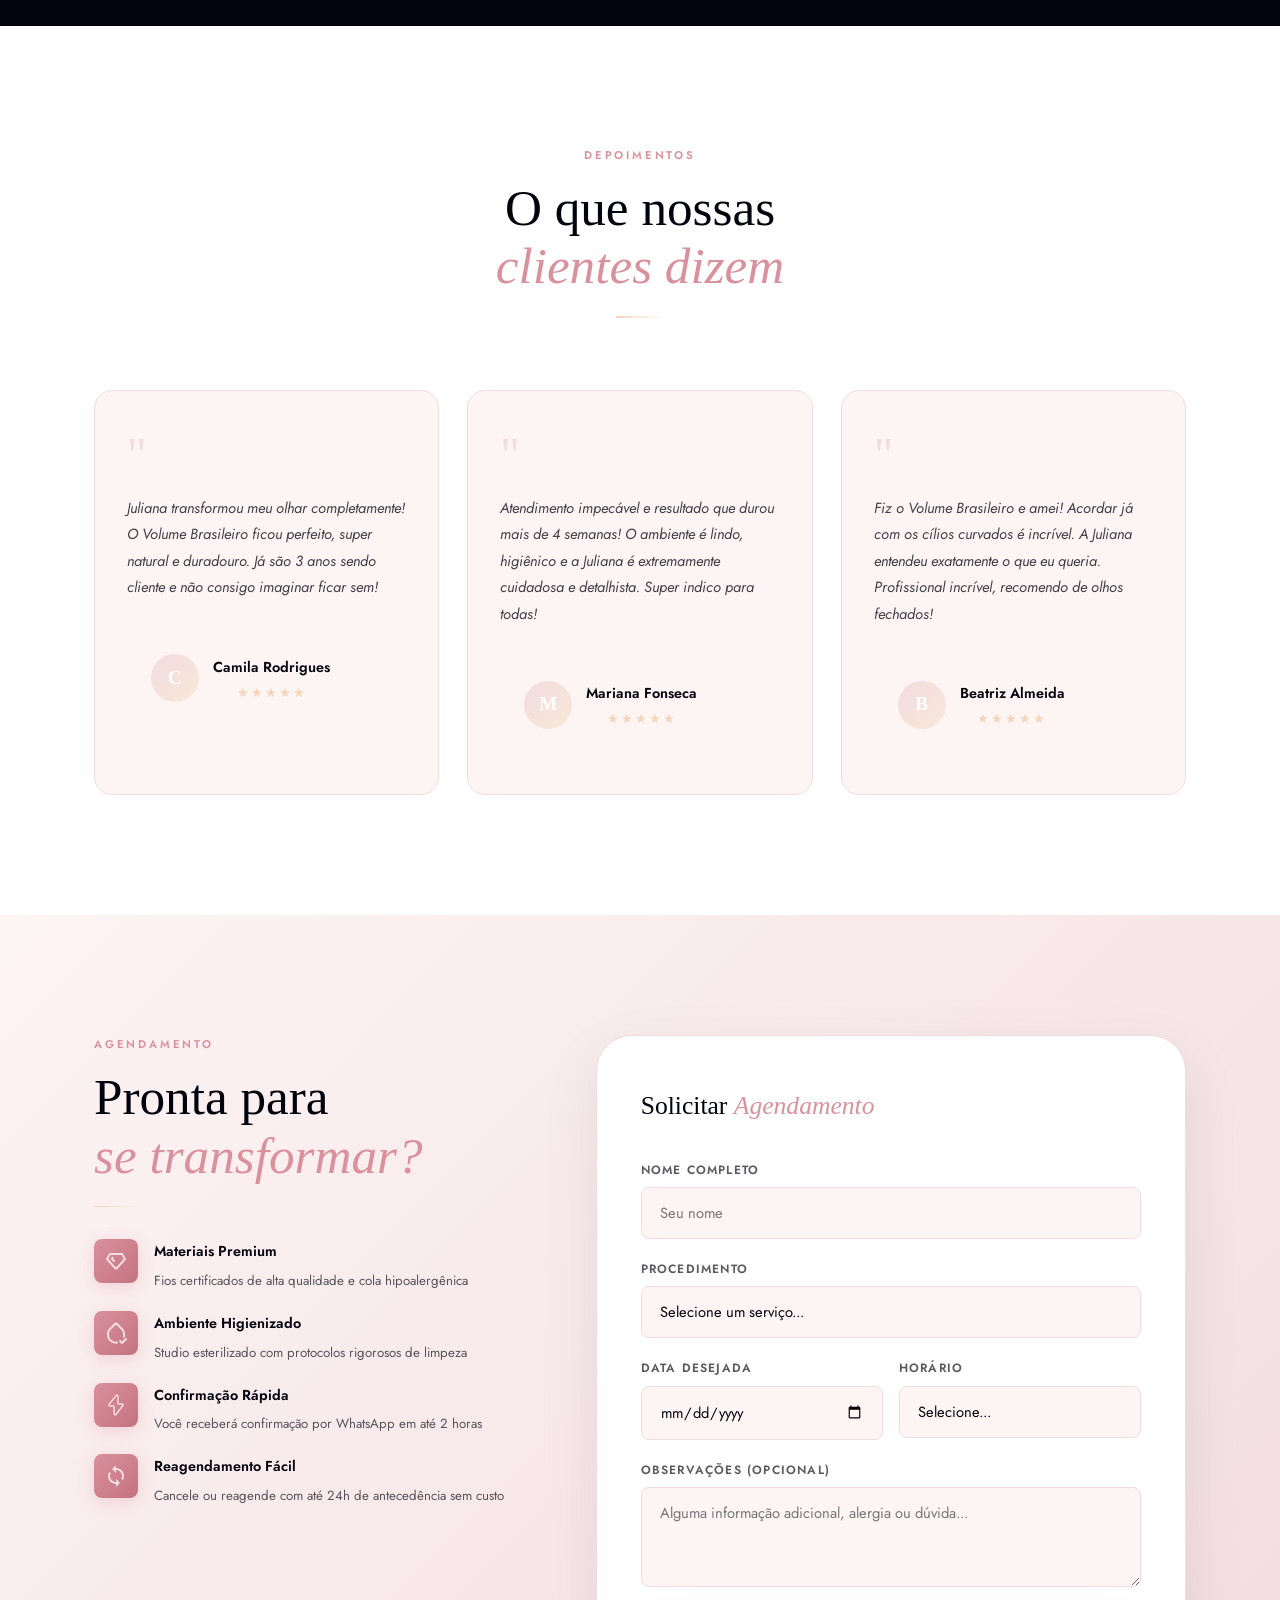
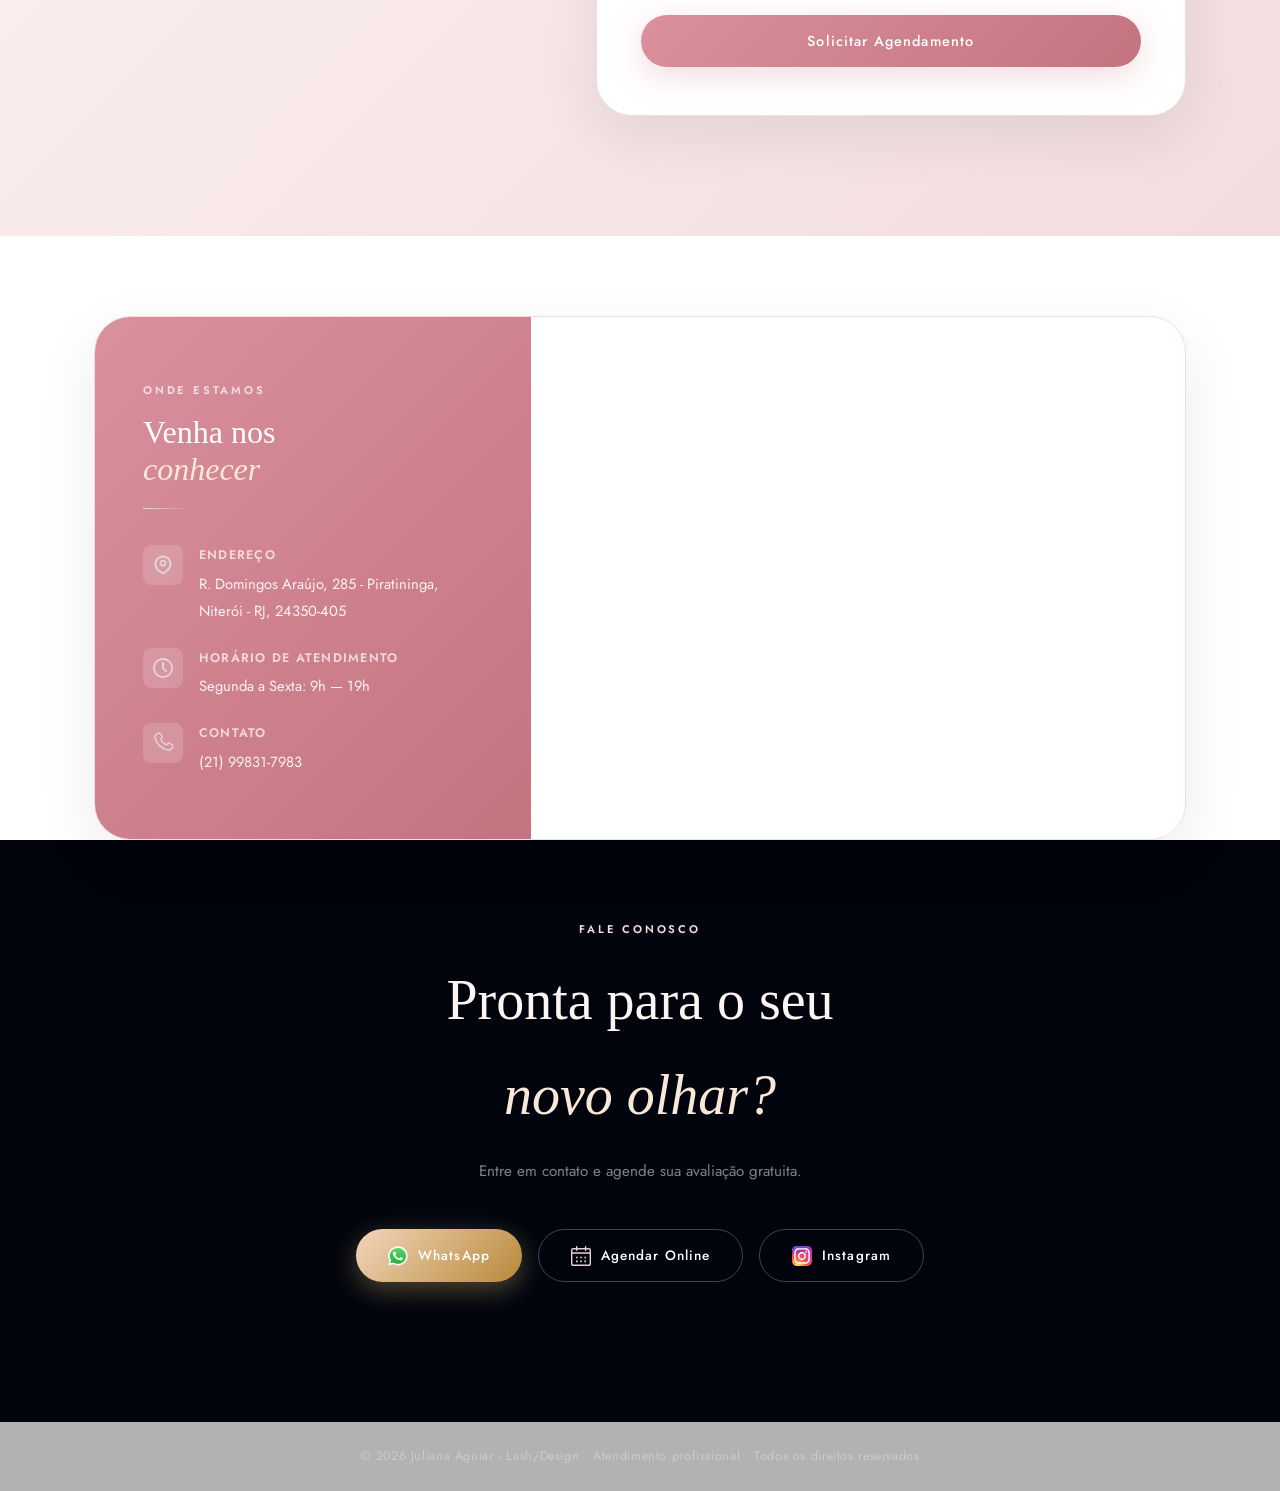
<file: lash-site/index.html>
<!DOCTYPE html>
<html lang="pt-BR">
<head>
  <meta charset="UTF-8" />
  <meta name="viewport" content="width=device-width, initial-scale=1.0" />

  <!-- SEO Básico -->
  <title>Juliana Aguiar - Lash/Design</title>
  <meta name="description" content="Especialista em lash design premium. Extensão de cílios com técnicas avançadas, atendimento personalizado e resultados naturais e duradouros. Agende agora." />
  <meta name="keywords" content="extensão de cílios, lash design, lash lift, volume brasileiro, fio a fio, designer de cílios, São Paulo" />
  <meta name="author" content="Juliana Aguiar" />

  <!-- Open Graph -->
  <meta property="og:title" content="Juliana Aguiar - Lash/Design" />
  <meta property="og:description" content="Desperte o melhor dos seus olhares. Técnicas avançadas, resultado natural e duradouro." />
  <meta property="og:type" content="website" />

  <!-- Favicon emoji -->
  <link rel="icon" href="assets/favicon/logo.png" type="image/x-icon">


  <!-- Styles -->
  <link rel="stylesheet" href="styles.css" />
</head>
<body>

  <!-- =========================================================
       NAVIGATION
  ========================================================== -->
  <nav id="navbar" role="navigation" aria-label="Menu principal">
    <div class="container">
      <div class="nav-inner">

        <a href="#hero" class="nav-logo" aria-label="Juliana Aguiar - Início">
          Juliana Aguiar <span>Lash/Design</span>
        </a>

        <!-- Desktop links -->
        <ul class="nav-links" role="list">
          <li><a href="#sobre">Sobre</a></li>
          <li><a href="#procedimentos">Procedimentos</a></li>
          <li><a href="#galeria">Galeria</a></li>
          <li><a href="#depoimentos">Depoimentos</a></li>
          <li><a href="#agendamento" class="nav-cta">Agendar Agora</a></li>
        </ul>

        <!-- Hamburger -->
        <button class="nav-hamburger" aria-label="Abrir menu" aria-expanded="false" id="hamburger">
          <span></span>
          <span></span>
          <span></span>
        </button>

      </div>
    </div>
  </nav>

  <!-- Mobile menu overlay -->
  <nav class="nav-mobile" id="navMobile" aria-label="Menu mobile" role="dialog">
    <a href="#sobre" class="mobile-link">Sobre</a>
    <a href="#procedimentos" class="mobile-link">Procedimentos</a>
    <a href="#galeria" class="mobile-link">Galeria</a>
    <a href="#depoimentos" class="mobile-link">Depoimentos</a>
    <a href="#agendamento" class="mobile-link">Agendar</a>
    <a href="#contato" class="mobile-link">Contato</a>
  </nav>

  <!-- =========================================================
       HERO
  ========================================================== -->
  <section id="hero" role="banner">
    <div class="hero-bg" aria-hidden="true"></div>

    <div class="container" style="width:100%">
      <div class="hero-content">

        <div class="hero-badge">
          <span class="hero-badge-dot" aria-hidden="true"></span>
          <span>Atendimentos disponíveis</span>
        </div>

        <h1 class="hero-title">
          Olhos que
          <em>contam histórias</em>
        </h1>

        <p class="hero-sub">
          Extensão de cílios de alta performance com técnicas exclusivas.
          Resultado natural, duradouro e que valoriza o seu olhar único.
        </p>

        <div class="hero-actions">
          <a href="#agendamento" class="btn btn-primary">
             Agendar Agora
          </a>
          <a href="#procedimentos" class="btn btn-outline" style="color:#fff;border-color:rgba(255,255,255,0.35)">
            Ver Serviços
          </a>
        </div>
      </div>
    </div>

    <!-- Stats -->
    <div class="hero-stats" aria-label="Números da profissional">
      <div class="hero-stat">
        <span class="hero-stat-num">+50</span>
        <span class="hero-stat-label">Clientes<br>Atendidas</span>
      </div>
      <div class="hero-stat">
        <span class="hero-stat-num">2</span>
        <span class="hero-stat-label">Anos de<br>Experiência</span>
      </div>
      <div class="hero-stat">
        <span class="hero-stat-num">5★</span>
        <span class="hero-stat-label">Avaliação<br>Média</span>
      </div>
    </div>
  </section>
      
  <!-- =========================================================
       SOBRE
  ========================================================== -->
  <section id="sobre" aria-labelledby="sobre-title">
    <div class="container">
      <div class="about-grid">

        <!-- Image -->
        <div class="about-image-wrap reveal-left">
          <img
            class="about-img-main"
            src="assets/images/hayley-kim-studios-sRSRuxkOuzI-unsplash.jpg"
            alt="Procedimento de extensão de cílios"
            loading="lazy"
            onerror="this.style.background='linear-gradient(135deg,#E8B4C0,#EDE1D8)';this.removeAttribute('src')"
          />
          <div class="about-img-accent" aria-label="6 anos de experiência">
            <span class="num">2+</span>
            <span class="lbl">Anos de<br>Experiência</span>
          </div>
        </div>

        <!-- Text -->
        <div class="about-text reveal-right">
          <span class="section-label">Quem sou eu</span>
          <h2 class="section-title" id="sobre-title">
            Técnica que eleva,<br><em>arte que transforma</em>
          </h2>
          <div class="gold-line"></div>
          <p>
            Olá! Sou <strong>Juliana Aguiar</strong>, designer de cílios certificada com mais de 6 anos
            de experiência em lash design. Minha paixão é realçar a beleza natural de cada cliente
            com técnicas personalizadas e materiais de primeira qualidade.
          </p>
          <p>
            Atuo com técnicas como Volume Brasileiro, Mega Volume, Cílios Volume 4D, Cílios Volume 5D e Fio a Fio.
            Tenho prática com diferentes estilos e necessidades, e cada atendimento é feito de forma personalizada,
            com atenção aos detalhes e um acabamento bem cuidado.
          </p>

          <div class="about-badges">
            <span class="about-badge">
              <span class="about-badge-icon">
                <img src="assets/icons/certificate.svg" alt="Certificada">
              </span>
              Especialista em Design de Cílios e Sobrancelhas
            </span>

            <span class="about-badge">
              <span class="about-badge-icon">
                <img src="assets/icons/certificate.svg" alt="Vegano">
              </span>
              Materiais Premium
            </span>

            <span class="about-badge">
              <span class="about-badge-icon">
                <img src="assets/icons/certificate.svg" alt="Premium">
              </span>
              Atendimento Personalizado
            </span>

            <span class="about-badge">
              <span class="about-badge-icon">
                <img src="assets/icons/certificate.svg" alt="Localização">
              </span>
              Studio Exclusivo
            </span>
          </div>

          <a href="#agendamento" class="btn btn-primary">
            Agendar Consulta
          </a>
        </div>

      </div>
    </div>
  </section>

  <!-- =========================================================
       PROCEDIMENTOS
  ========================================================== -->
  <section id="procedimentos" aria-labelledby="proc-title">
    <div class="container">

      <div class="procedures-header reveal">
        <span class="section-label">Serviços</span>
        <h2 class="section-title" id="proc-title">
          Técnicas que<br><em>revelam beleza</em>
        </h2>
        <div class="gold-line center"></div>
        <p style="color:var(--muted);font-size:.93rem">
          Cada serviço é adaptado ao seu tipo de cílio e ao resultado que você deseja.
        </p>
      </div>

      <div class="procedures-grid">

        <!-- Card 1 -->
        <article class="proc-card reveal delay-1">
          <span class="proc-icon">🪄</span>
          <h3 class="proc-name">Fio a Fio</h3>
          <p class="proc-desc">
            Um fio em cada cílio natural, proporcionando alongamento sutil e acabamento natural.
          </p>
          <span class="proc-duration">⏱ 90 — 120 min</span>
          <span class="proc-price"><small>A partir de</small> R$ 80</span>
        </article>

        <!-- Card 2 — Destaque -->
        <article class="proc-card featured reveal delay-2">
          <span class="proc-icon">🌟</span>
          <h3 class="proc-name">Volume Brasileiro</h3>
          <p class="proc-desc">
            Leques leves que criam volume na medida certa, com efeito natural e elegante.
          </p>
          <span class="proc-duration">⏱ 120 — 150 min</span>
          <span class="proc-price"><small>A partir de</small> R$ 90</span>
        </article>

        <!-- Card 3 -->
        <article class="proc-card reveal delay-3">
          <span class="proc-icon">✨</span>
          <h3 class="proc-name">Cílios Volume 4D</h3>
          <p class="proc-desc">
            Técnica 4D que cria mais volume sem pesar, deixando o olhar mais expressivo.
          </p>
          <span class="proc-duration">⏱ 150 — 180 min</span>
          <span class="proc-price"><small>A partir de</small> R$ 110</span>
        </article>

        <!-- Card 4 -->
        <article class="proc-card reveal delay-2">
          <span class="proc-icon">🌿</span>
          <h3 class="proc-name">Cílios Volume 5D</h3>
          <p class="proc-desc">
            Leques 5D que proporcionam mais volume e definição, mantendo leveza e conforto.
          </p>
          <span class="proc-duration">⏱ 60 — 80 min</span>
          <span class="proc-price"><small>A partir de</small> R$ 120</span>
        </article>

                <!-- ── Divisor: Sobrancelhas ── -->
        <div class="proc-separator" aria-hidden="true">
          <div class="proc-separator-line"></div>
          <span class="proc-separator-label">Sobrancelhas</span>
          <div class="proc-separator-line"></div>
        </div>

        <!-- Card 5 -->
        <article class="proc-card reveal delay-3">
          <span class="proc-icon">🔄</span>
          <h3 class="proc-name">Design Simples</h3>
          <p class="proc-desc">
            Modelagem e limpeza das sobrancelhas para um visual natural e bem definido.
          </p>
          <span class="proc-duration">⏱ 60 — 90 min</span>
          <span class="proc-price"><small>A partir de</small> R$ 30</span>
        </article>

        <!-- Card 6 -->
        <article class="proc-card reveal delay-4">
          <span class="proc-icon">🖤</span>
          <h3 class="proc-name">Design com henna</h3>
          <p class="proc-desc">
            Aplicação de henna para preencher falhas e realçar o formato das sobrancelhas.
          </p>
          <span class="proc-duration">⏱ 30 — 45 min</span>
          <span class="proc-price"><small>A partir de</small> R$ 40</span>
        </article>

      </div>
    </div>
  </section>

  <!-- =========================================================
       GALERIA
  ========================================================== -->
  <section id="galeria" aria-labelledby="gallery-title">
    <div class="container">

      <div class="gallery-header reveal">
        <span class="section-label">Portfólio</span>
        <h2 class="section-title" id="gallery-title">
          Trabalhos <em>Realizados</em>
        </h2>
        <div class="gold-line center"></div>
      </div>

      <div class="gallery-tabs reveal" role="tablist">
        <button class="gallery-tab active" role="tab" aria-selected="true" data-filter="todos">Todos</button>
        <button class="gallery-tab" role="tab" aria-selected="false" data-filter="volume">Volume Brasileiro</button>
        <button class="gallery-tab" role="tab" aria-selected="false" data-filter="fiof">Fio a Fio</button>
        <button class="gallery-tab" role="tab" aria-selected="false" data-filter="henna">Henna</button>
      </div>

          <div class="compare-grid" id="galleryGrid">

            <div class="compare-item reveal" data-category="volume">
              <img class="compare-after"  src="assets/portfolio/lash-01-depois.jpg" alt="Depois" />
              <div class="compare-before-wrap">
                <img class="compare-before" src="assets/portfolio/lash-01-antes.jpg" alt="Antes" />
              </div>
              <div class="compare-handle"><div class="compare-handle-btn"></div></div>
              <span class="compare-label compare-label-before">Antes</span>
              <span class="compare-label compare-label-after">Depois</span>
              <span class="compare-hint">← arraste →</span>
            </div>

            <div class="compare-item reveal delay-1" data-category="fiof">
              <img class="compare-after"  src="assets/portfolio/lash-02-depois.jpg" alt="Depois" />
              <div class="compare-before-wrap">
                <img class="compare-before" src="assets/portfolio/lash-02-antes.jpg" alt="Antes" />
              </div>
              <div class="compare-handle"><div class="compare-handle-btn"></div></div>
              <span class="compare-label compare-label-before">Antes</span>
              <span class="compare-label compare-label-after">Depois</span>
              <span class="compare-hint">← arraste →</span>
            </div>

            <div class="compare-item reveal delay-2" data-category="fiof">
              <img class="compare-after"  src="assets/portfolio/lash-03-depois.jpg" alt="Depois" />
              <div class="compare-before-wrap">
                <img class="compare-before" src="assets/portfolio/lash-03-antes.jpg" alt="Antes" />
              </div>
              <div class="compare-handle"><div class="compare-handle-btn"></div></div>
              <span class="compare-label compare-label-before">Antes</span>
              <span class="compare-label compare-label-after">Depois</span>
              <span class="compare-hint">← arraste →</span>
            </div>

            <div class="compare-item reveal delay-1" data-category="fiof">
              <img class="compare-after"  src="assets/portfolio/lash-04-depois.jpg" alt="Depois" />
              <div class="compare-before-wrap">
                <img class="compare-before" src="assets/portfolio/lash-04-antes.jpg" alt="Antes" />
              </div>
              <div class="compare-handle"><div class="compare-handle-btn"></div></div>
              <span class="compare-label compare-label-before">Antes</span>
              <span class="compare-label compare-label-after">Depois</span>
              <span class="compare-hint">← arraste →</span>
            </div>

            <div class="compare-item reveal delay-2" data-category="volume">
              <img class="compare-after" src="assets/portfolio/lash-06-depois.jpg" alt="Depois" />
              <div class="compare-before-wrap">
                <img class="compare-before" src="assets/portfolio/lash-06-antes.jpg" alt="Antes" />
              </div>
              <div class="compare-handle"><div class="compare-handle-btn"></div></div>
              <span class="compare-label compare-label-before">Antes</span>
              <span class="compare-label compare-label-after">Depois</span>
              <span class="compare-hint">arraste</span>
            </div>

          </div>
        </div>

      </div>
    </div>
  </section>

  <!-- =========================================================
       DEPOIMENTOS
  ========================================================== -->
  <section id="depoimentos" aria-labelledby="dep-title">
    <div class="container">

      <div class="testimonials-header reveal">
        <span class="section-label">Depoimentos</span>
        <h2 class="section-title" id="dep-title">
          O que nossas<br><em>clientes dizem</em>
        </h2>
        <div class="gold-line center"></div>
      </div>

      <div class="testimonials-track">

        <article class="testi-card reveal delay-1">
          <div class="testi-quote" aria-hidden="true">"</div>
          <p class="testi-text">
            Juliana transformou meu olhar completamente! O Volume Brasileiro ficou perfeito,
            super natural e duradouro. Já são 3 anos sendo cliente e não consigo imaginar
            ficar sem!
          </p>
          <footer class="testi-footer">
            <div class="testi-avatar" aria-label="Avatar de Camila">C</div>
            <div>
              <strong class="testi-name">Camila Rodrigues</strong>
              <div class="testi-stars" aria-label="5 estrelas">★★★★★</div>
            </div>
          </footer>
        </article>

        <article class="testi-card reveal delay-2">
          <div class="testi-quote" aria-hidden="true">"</div>
          <p class="testi-text">
            Atendimento impecável e resultado que durou mais de 4 semanas! O ambiente
            é lindo, higiênico e a Juliana é extremamente cuidadosa e detalhista.
            Super indico para todas!
          </p>
          <footer class="testi-footer">
            <div class="testi-avatar" aria-label="Avatar de Mariana">M</div>
            <div>
              <strong class="testi-name">Mariana Fonseca</strong>
              <div class="testi-stars" aria-label="5 estrelas">★★★★★</div>
            </div>
          </footer>
        </article>

        <article class="testi-card reveal delay-3">
          <div class="testi-quote" aria-hidden="true">"</div>
          <p class="testi-text">
            Fiz o Volume Brasileiro e amei! Acordar já com os cílios curvados é incrível.
            A Juliana entendeu exatamente o que eu queria. Profissional incrível,
            recomendo de olhos fechados!
          </p>
          <footer class="testi-footer">
            <div class="testi-avatar" aria-label="Avatar de Beatriz">B</div>
            <div>
              <strong class="testi-name">Beatriz Almeida</strong>
              <div class="testi-stars" aria-label="5 estrelas">★★★★★</div>
            </div>
          </footer>
        </article>

      </div>
    </div>
  </section>

  <!-- =========================================================
       AGENDAMENTO
  ========================================================== -->
  <section id="agendamento" aria-labelledby="form-title">
    <div class="container">
      <div class="booking-grid">

        <!-- Info -->
        <div class="booking-info reveal-left">
          <span class="section-label">Agendamento</span>
          <h2 class="section-title">
            Pronta para<br><em>se transformar?</em>
          </h2>
          <div class="gold-line"></div>

          <div class="booking-perks">
            <div class="booking-perk">
            <div class="perk-icon" aria-hidden="true">
              <img src="assets/icons/diamond.svg" alt="Ícone diamante">
            </div>
              <div class="perk-body">
                <strong>Materiais Premium</strong>
                <span>Fios certificados de alta qualidade e cola hipoalergênica</span>
              </div>
            </div>
            <div class="booking-perk">
              <div class="perk-icon" aria-hidden="true">
                <img src="assets/icons/clean.svg" alt="">
              </div>
              <div class="perk-body">
                <strong>Ambiente Higienizado</strong>
                <span>Studio esterilizado com protocolos rigorosos de limpeza</span>
              </div>
            </div>
            <div class="booking-perk">              
              <div class="perk-icon" aria-hidden="true">
                <img src="assets/icons/flash1.svg" alt="">
              </div>
              <div class="perk-body">
                <strong>Confirmação Rápida</strong>
                <span>Você receberá confirmação por WhatsApp em até 2 horas</span>
              </div>
            </div>
            <div class="booking-perk">
              <div class="perk-icon" aria-hidden="true">
                <img src="assets/icons/loop2.svg" alt="">
              </div>
              <div class="perk-body">
                <strong>Reagendamento Fácil</strong>
                <span>Cancele ou reagende com até 24h de antecedência sem custo</span>
              </div>
            </div>
          </div>
        </div>

        <!-- Form -->
        <div class="booking-form-wrap reveal-right">

          <div class="form-content">
            <h3 class="form-title">Solicitar <em>Agendamento</em></h3>

            <form id="bookingForm" novalidate aria-label="Formulário de agendamento">

              <div class="form-group">
                <label for="name">Nome Completo</label>
                <input type="text" id="name" name="name" placeholder="Seu nome" autocomplete="name" />
                <span class="field-error" id="name-error">Por favor, insira seu nome.</span>
              </div>

              <div class="form-group">
                <label for="service">Procedimento</label>
<select id="service" name="service" required>
                  <option value="">Selecione um serviço...</option>
                  <optgroup label="— Cílios">
                    <option value="fio-a-fio">Fio a Fio — a partir de R$ 80</option>
                    <option value="volume-brasileiro">Volume Brasileiro — a partir de R$ 90</option>
                    <option value="cilios-volume-4d">Cílios Volume 4D — a partir de R$ 110</option>
                    <option value="cilios-volume-5d">Cílios Volume 5D — a partir de R$ 120</option>
                  </optgroup>
                  <optgroup label="— Sobrancelhas">
                    <option value="design-simples">Design Simples — a partir de R$ 30</option>
                    <option value="design-com-henna">Design com henna — a partir de R$ 40</option>
                  </optgroup>
                </select>
                <span class="field-error" id="service-error">Selecione um procedimento.</span>
              </div>

              <div class="form-row">
                <div class="form-group">
                  <label for="date">Data Desejada</label>
<input type="date" id="date" name="date" required />
                  <span class="field-error" id="date-error">Selecione uma data válida.</span>
                </div>
                <div class="form-group">
                  <label for="time">Horário</label>
<select id="time" name="time" required>
                    <option value="">Selecione...</option>
                    <option value="09:00">09:00</option>
                    <option value="10:00">10:00</option>
                    <option value="11:00">11:00</option>
                    <option value="13:00">13:00</option>
                    <option value="14:00">14:00</option>
                    <option value="15:00">15:00</option>
                    <option value="16:00">16:00</option>
                    <option value="17:00">17:00</option>
                    <option value="18:00">18:00</option>
                    <option value="19:00">19:00</option>
                  </select>
                  <span class="field-error" id="time-error">Selecione um horário.</span>
                </div>
              </div>

              <div class="form-group">
                <label for="notes">Observações (opcional)</label>
                <textarea id="notes" name="notes" placeholder="Alguma informação adicional, alergia ou dúvida..."></textarea>
              </div>

              <button type="submit" class="btn btn-primary form-submit">
                Solicitar Agendamento
              </button>

            </form>
          </div>

          <!-- Success message (hidden by default) -->
          <div class="form-success" id="formSuccess" aria-live="polite">
            <span class="success-icon">🎉</span>
            <h3 class="success-title">Solicitação Enviada!</h3>
            <p class="success-sub">
              Recebemos seu agendamento com sucesso.<br>
              Você receberá a confirmação via WhatsApp em até <strong>2 horas</strong>.<br><br>
              Nos vemos em breve! 
            </p>
            <br><br>
            <a href="#" class="btn btn-outline" id="resetForm">Fazer outro agendamento</a>
          </div>

        </div>
      </div>
    </div>
  </section>

  <!-- =========================================================
       LOCALIZAÇÃO
  ========================================================== -->
  <section id="localizacao" aria-labelledby="loc-title">
    <div class="container">
      <div class="location-grid reveal">

        <div class="location-info">
          <span class="section-label">Onde Estamos</span>
          <h2 class="section-title" id="loc-title">
            Venha nos<br><em>conhecer</em>
          </h2>
          <div class="gold-line"></div>

          <div class="location-items">
            <div class="location-item">
              <div class="loc-icon" aria-hidden="true">
                <img src="assets/icons/location.svg" alt="Ícone diamante">
              </div>
              <div class="loc-body">
                <strong>Endereço</strong>
                <span>R. Domingos Araújo, 285 - Piratininga, Niterói - RJ, 24350-405</span>
              </div>
            </div>
            <div class="location-item">
              <div class="loc-icon" aria-hidden="true">
                <img src="assets/icons/clock.svg" alt="Ícone diamante">
              </div>
              <div class="loc-body">
                <strong>Horário de Atendimento</strong>
                <span>Segunda a Sexta: 9h — 19h</span>
              </div>
            </div>
            <div class="location-item">
              <div class="loc-icon" aria-hidden="true">
                <img src="assets/icons/phone.svg" alt="Ícone diamante">
              </div>
              <div class="loc-body">
                <strong>Contato</strong>
                <span>(21) 99831-7983</span>
              </div>
            </div>
          </div>
        </div>

        <!-- Google Maps Embed -->
        <div class="map-wrap">
            <iframe src="https://www.google.com/maps/embed?pb=!1m18!1m12!1m3!1d1950.7342241270107!2d-43.05734397482996!3d-22.9446579977495!2m3!1f0!2f0!3f0!3m2!1i1024!2i768!4f13.1!3m3!1m2!1s0x998661aa08d4c7%3A0x7ba5d34571c7ed80!2sR.%20Domingos%20Ara%C3%BAjo%2C%20285%20-%20Piratininga%2C%20Niter%C3%B3i%20-%20RJ%2C%2024350-405!5e0!3m2!1spt-BR!2sbr!4v1777213009344!5m2!1spt-BR!2sbr" width="600" height="450" style="border:0;" allowfullscreen="" loading="lazy" referrerpolicy="no-referrer-when-downgrade"></iframe> 
        </div>

      </div>
    </div>
  </section>

  <!-- =========================================================
       CONTATO / FOOTER CTA
  ========================================================== -->
  <section id="contato" aria-labelledby="contact-title">
    <div class="container">

      <span class="section-label" style="color:var(--rose-light)">Fale Conosco</span>
      <h2 class="contact-title reveal" id="contact-title">
        Pronta para o seu<br><em>novo olhar?</em>
      </h2>
      <p class="contact-sub reveal delay-1">
        Entre em contato e agende sua avaliação gratuita.
      </p>

      <div class="contact-actions reveal delay-2">
        <a
          href="https://wa.me/5521998317983?text=Olá%20Juliana!%20Gostaria%20de%20agendar%20um%20horário."
          class="btn btn-gold"
          target="_blank"
          rel="noopener noreferrer"
          aria-label="Contatar via WhatsApp"
        >
          <img src="assets/icons/whatsapp.svg" alt="" class="icon">
          WhatsApp
        </a>
        <a href="#agendamento" class="btn btn-outline" style="color:#fff;border-color:rgba(255,255,255,0.25)">
          <img src="assets/icons/date.svg" alt="" class="icon">
          Agendar Online
        </a>
        <a href="https://www.instagram.com/lashjulianaasaguiar?igsh=MW1mbWgxZDdpbm54cQ==" 
          class="btn btn-outline" 
          style="color:#fff;border-color:rgba(255,255,255,0.25)" 
          target="_blank" 
          rel="noopener noreferrer">

          <img src="assets/icons/instagram.svg" alt="" class="icon">
          Instagram
        </a>
      </div>
    </div>
  </section>

  <!-- Footer -->
  <footer role="contentinfo">
    <p class="footer-copy">
      © 2026 Juliana Aguiar - Lash/Design · Atendimento profissional · Todos os direitos reservados
    </p>
  </footer>

  <!-- Script -->
  <script src="script.js"></script>
</body>
</html>
</file>
<file: styles.css>
/* ============================================================
   LASH BY ISABELLE — Styles.css
   Design: Luxury Refined | Soft Femininity + Modern Edge
   Palette: Deep Rose · Cream · Champagne Gold · Warm White
   Fonts: Cormorant Garant (display) + Jost (body)
   ============================================================ */

/* ── Google Fonts ── */
@import url('https://fonts.googleapis.com/css2?family=Cormorant+Garant:ital,wght@0,300;0,400;0,600;1,300;1,400&family=Jost:wght@300;400;500;600&display=swap');

/* ── CSS Variables ── */
:root {
  --rose:       #d9919d;  /* rosa principal */
  --rose-light: #f2dcdf;  /* rosa claro */
  --rose-deep:  #c4737f;  /* rosa escuro (gradientes) */
  --gold:       #f3d5bb;  /* pêssego/quente */
  --gold-light: #f8e8d8;  /* pêssego claro */
  --cream:      #fdf4f4;  /* fundo suave */
  --cream-deep: #f2dcdf;  /* divisores e bordas */
  --white:      #ffffff;  /* branco puro */
  --charcoal:   #01040d;  /* preto/escuro */
  --muted:      #7a4f57;  /* texto secundário — rose escuro legível */
  --muted-light: #d9a7a8; /* apenas decorativo, não usar em texto corrido */

  --font-display: 'Cormorant Garant', Georgia, serif;
  --font-body:    'Jost', sans-serif;

  --radius-sm:  8px;
  --radius-md:  18px;
  --radius-lg:  36px;
  --transition: 0.4s cubic-bezier(0.25, 0.46, 0.45, 0.94);
  --shadow-soft: 0 8px 40px rgba(217, 145, 157, 0.12);
  --shadow-card: 0 20px 60px rgba(1, 4, 13, 0.08);
}

/* ── Reset & Base ── */
*, *::before, *::after { box-sizing: border-box; margin: 0; padding: 0; }

html {
  scroll-behavior: smooth;
  font-size: 16px;
  overflow-x: hidden; /* fix: elimina a linha branca lateral no mobile */
  max-width: 100%;
}

body {
  font-family: var(--font-body);
  background-color: var(--white);
  color: var(--charcoal);
  overflow-x: hidden;
  max-width: 100%;
  line-height: 1.7;
}

/* Grain overlay for texture */
body::before {
  content: '';
  position: fixed;
  inset: 0;
  background-image: url("data:image/svg+xml,%3Csvg viewBox='0 0 256 256' xmlns='http://www.w3.org/2000/svg'%3E%3Cfilter id='n'%3E%3CfeTurbulence type='fractalNoise' baseFrequency='0.9' numOctaves='4' stitchTiles='stitch'/%3E%3C/filter%3E%3Crect width='100%25' height='100%25' filter='url(%23n)' opacity='1'/%3E%3C/svg%3E");
  opacity: 0.025;
  pointer-events: none;
  z-index: 9999;
}

img { max-width: 100%; display: block; }

a { text-decoration: none; color: inherit; }

ul { list-style: none; }

.container {
  max-width: 1140px;
  margin: 0 auto;
  padding: 0 24px;
}

/* ── Typography Helpers ── */
.section-label {
  font-family: var(--font-body);
  font-size: 0.7rem;
  font-weight: 600;
  letter-spacing: 0.25em;
  text-transform: uppercase;
  color: var(--rose);
  display: block;
  margin-bottom: 14px;
}

.section-title {
  font-family: var(--font-display);
  font-size: clamp(2rem, 5vw, 3.2rem);
  font-weight: 300;
  line-height: 1.15;
  color: var(--charcoal);
}

.section-title em {
  font-style: italic;
  color: var(--rose);
}

/* ── Gold Line Motif ── */
.gold-line {
  width: 48px;
  height: 1.5px;
  background: linear-gradient(90deg, var(--gold), transparent);
  margin: 20px 0 32px;
}

.gold-line.center { margin: 20px auto 32px; }

/* ── Buttons ── */
.btn {
  display: inline-flex;
  align-items: center;
  gap: 10px;
  padding: 14px 32px;
  border-radius: 100px;
  font-family: var(--font-body);
  font-size: 0.85rem;
  font-weight: 500;
  letter-spacing: 0.08em;
  cursor: pointer;
  border: none;
  transition: var(--transition);
  position: relative;
  overflow: hidden;
}

.btn::after {
  content: '';
  position: absolute;
  inset: 0;
  background: rgba(255,255,255,0.15);
  opacity: 0;
  transition: var(--transition);
}

.btn:hover::after { opacity: 1; }

.btn-primary {
  background: linear-gradient(135deg, var(--rose) 0%, var(--rose-deep) 100%);
  color: #fff;
  box-shadow: 0 8px 32px rgba(217,145,157,0.35);
}

.btn-primary:hover {
  transform: translateY(-2px);
  box-shadow: 0 14px 40px rgba(217,145,157,0.45);
}

.btn-outline {
  background: transparent;
  color: var(--rose);
  border: 1.5px solid var(--rose-light);
}

.btn-outline:hover {
  background: var(--rose);
  color: #fff;
  border-color: var(--rose);
  transform: translateY(-2px);
}

.btn-gold {
  background: linear-gradient(135deg, var(--gold) 0%, #B8893A 100%);
  color: #fff;
  box-shadow: 0 8px 28px rgba(201,169,110,0.4);
}

.btn-gold:hover {
  transform: translateY(-2px);
  box-shadow: 0 14px 36px rgba(201,169,110,0.5);
}

/* ── Scroll Reveal Animation ── */
.reveal {
  opacity: 0;
  transform: translateY(30px);
  transition: opacity 0.7s ease, transform 0.7s ease;
}

.reveal.visible {
  opacity: 1;
  transform: translateY(0);
}

.reveal-left {
  opacity: 0;
  transform: translateX(-40px);
  transition: opacity 0.7s ease, transform 0.7s ease;
}

.reveal-left.visible {
  opacity: 1;
  transform: translateX(0);
}

.reveal-right {
  opacity: 0;
  transform: translateX(40px);
  transition: opacity 0.7s ease, transform 0.7s ease;
}

.reveal-right.visible {
  opacity: 1;
  transform: translateX(0);
}

/* ── Stagger delays ── */
.delay-1 { transition-delay: 0.1s; }
.delay-2 { transition-delay: 0.2s; }
.delay-3 { transition-delay: 0.3s; }
.delay-4 { transition-delay: 0.4s; }
.delay-5 { transition-delay: 0.5s; }

/* ============================================================
   NAVIGATION
   ============================================================ */
#navbar {
  position: fixed;
  top: 0;
  left: 0;
  right: 0;
  z-index: 1000;
  padding: 20px 0;
  transition: var(--transition);
}

#navbar.scrolled {
  background: rgba(254, 252, 251, 0.92);
  backdrop-filter: blur(20px);
  -webkit-backdrop-filter: blur(20px);
  padding: 14px 0;
  box-shadow: 0 1px 0 rgba(217,145,157,0.1), 0 8px 32px rgba(1,4,13,0.06);
}

.nav-inner {
  display: flex;
  align-items: center;
  justify-content: space-between;
}

.nav-logo {
  font-family: var(--font-display);
  font-size: 1.6rem;
  font-weight: 400;
  color: var(--white);
  letter-spacing: 0.02em;
  transition: color var(--transition);
}

.nav-logo span {
  color: var(--gold-light);
  font-style: italic;
}

#navbar.scrolled .nav-logo { color: var(--charcoal); }
#navbar.scrolled .nav-logo span { color: var(--gold); }

.nav-links {
  display: flex;
  gap: 36px;
  align-items: center;
}

.nav-links a {
  font-size: 0.8rem;
  font-weight: 500;
  letter-spacing: 0.1em;
  text-transform: uppercase;
  color: rgba(255,255,255,0.85);
  transition: color var(--transition);
  position: relative;
}

.nav-links a::after {
  content: '';
  position: absolute;
  bottom: -4px;
  left: 0;
  width: 0;
  height: 1px;
  background: var(--gold-light);
  transition: width var(--transition);
}

.nav-links a:hover::after { width: 100%; }
.nav-links a:hover { color: #fff; }

#navbar.scrolled .nav-links a { color: var(--muted); }
#navbar.scrolled .nav-links a:hover { color: var(--rose); }
#navbar.scrolled .nav-links a::after { background: var(--rose); }

.nav-cta {
  background: rgba(255,255,255,0.15);
  backdrop-filter: blur(10px);
  color: #fff !important;
  border: 1px solid rgba(255,255,255,0.3);
  border-radius: 100px;
  padding: 10px 24px;
  transition: var(--transition) !important;
  white-space: nowrap; /* fix: impede o botão de quebrar linha */
}

.nav-cta::after { display: none; }

.nav-cta:hover {
  background: #fff !important;
  color: var(--rose) !important;
}

#navbar.scrolled .nav-cta {
  background: var(--rose);
  color: #fff !important;
  border-color: var(--rose);
}

#navbar.scrolled .nav-cta:hover {
  background: var(--rose-deep) !important;
  color: #fff !important;
}

/* Mobile hamburger */
.nav-hamburger {
  display: none;
  flex-direction: column;
  gap: 5px;
  cursor: pointer;
  padding: 6px;
  background: none;
  border: none;
}

.nav-hamburger span {
  display: block;
  width: 24px;
  height: 1.5px;
  background: #fff;
  transition: var(--transition);
  transform-origin: center;
}

#navbar.scrolled .nav-hamburger span { background: var(--charcoal); }

.nav-hamburger.open span:nth-child(1) { transform: translateY(6.5px) rotate(45deg); }
.nav-hamburger.open span:nth-child(2) { opacity: 0; }
.nav-hamburger.open span:nth-child(3) { transform: translateY(-6.5px) rotate(-45deg); }

/* Mobile nav */
.nav-mobile {
  display: none;
  position: fixed;
  top: 0;
  left: 0;
  right: 0;
  bottom: 0;
  background: rgba(1, 4, 13, 0.97);
  backdrop-filter: blur(20px);
  z-index: 999;
  flex-direction: column;
  align-items: center;
  justify-content: center;
  gap: 36px;
}

.nav-mobile.open { display: flex; }

.nav-mobile a {
  font-family: var(--font-display);
  font-size: 2.2rem;
  font-weight: 300;
  color: var(--cream);
  font-style: italic;
  transition: color var(--transition);
}

.nav-mobile a:hover { color: var(--rose-light); }

/* ============================================================
   HERO
   ============================================================ */
#hero {
  min-height: 100vh;
  position: relative;
  display: flex;
  align-items: center;
  overflow: hidden;
  background: var(--charcoal);
}

/* Hero background image via CSS (uses placeholder gradient as fallback) */
.hero-bg {
  position: absolute;
  inset: 0;
  background:
    linear-gradient(
      135deg,
      rgba(1, 4, 13, 0.82) 0%,
      rgba(196, 115, 127, 0.45) 60%,
      rgba(243, 213, 187, 0.2) 100%
    ),
    url('https://images.unsplash.com/photo-1583001308000-f8a2cc3b8016?auto=format&fit=crop&w=1600&q=80') center/cover no-repeat;
}

.hero-bg::after {
  content: '';
  position: absolute;
  bottom: 0;
  left: 0;
  right: 0;
  height: 200px;
  background: linear-gradient(to top, var(--white) 0%, transparent 100%);
}

.hero-content {
  position: relative;
  z-index: 2;
  max-width: 680px;
}

.hero-badge {
  display: inline-flex;
  align-items: center;
  gap: 8px;
  background: rgba(255,255,255,0.1);
  backdrop-filter: blur(10px);
  border: 1px solid rgba(255,255,255,0.2);
  border-radius: 100px;
  padding: 7px 18px;
  margin-bottom: 32px;
  opacity: 0;
  animation: fadeInDown 0.8s ease 0.3s forwards;
}

.hero-badge-dot {
  width: 7px;
  height: 7px;
  border-radius: 50%;
  background: var(--gold-light);
  animation: pulse 2s ease-in-out infinite;
}

@keyframes pulse {
  0%, 100% { opacity: 1; transform: scale(1); }
  50% { opacity: 0.6; transform: scale(0.8); }
}

.hero-badge span {
  font-size: 0.72rem;
  font-weight: 500;
  letter-spacing: 0.15em;
  text-transform: uppercase;
  color: rgba(255,255,255,0.85);
}

.hero-title {
  font-family: var(--font-display);
  font-size: clamp(3rem, 8vw, 5.5rem);
  font-weight: 300;
  line-height: 1.05;
  color: #fff;
  margin-bottom: 24px;
  opacity: 0;
  animation: fadeInUp 0.9s ease 0.5s forwards;
}

.hero-title em {
  font-style: italic;
  color: var(--gold-light);
  display: block;
}

.hero-sub {
  font-size: 1rem;
  font-weight: 300;
  color: rgba(255,255,255,0.75);
  max-width: 440px;
  margin-bottom: 44px;
  line-height: 1.8;
  opacity: 0;
  animation: fadeInUp 0.9s ease 0.7s forwards;
}

.hero-actions {
  display: flex;
  gap: 16px;
  flex-wrap: wrap;
  opacity: 0;
  animation: fadeInUp 0.9s ease 0.9s forwards;
}

@keyframes scrollLine {
  0%, 100% { transform: scaleY(1); opacity: 0.5; }
  50% { transform: scaleY(0.5); opacity: 1; }
}

/* Hero stats bar */
.hero-stats {
  position: absolute;
  bottom: 0;
  right: 0;
  z-index: 3;
  display: flex;
  gap: 0;
  opacity: 0;
  animation: fadeIn 1s ease 1.1s forwards;
}

.hero-stat {
  background: rgba(254,252,251,0.95);
  backdrop-filter: blur(20px);
  padding: 22px 32px;
  text-align: center;
  border-left: 1px solid var(--cream-deep);
}

.hero-stat:first-child { border-radius: var(--radius-md) 0 0 0; }

.hero-stat-num {
  font-family: var(--font-display);
  font-size: 2rem;
  font-weight: 600;
  color: var(--rose);
  line-height: 1;
  display: block;
}

.hero-stat-label {
  font-size: 0.68rem;
  font-weight: 500;
  letter-spacing: 0.1em;
  text-transform: uppercase;
  color: var(--charcoal);
  opacity: 0.65;
  display: block;
  margin-top: 6px;
}

@keyframes fadeInUp {
  from { opacity: 0; transform: translateY(24px); }
  to   { opacity: 1; transform: translateY(0); }
}

@keyframes fadeInDown {
  from { opacity: 0; transform: translateY(-16px); }
  to   { opacity: 1; transform: translateY(0); }
}

@keyframes fadeIn {
  from { opacity: 0; }
  to   { opacity: 1; }
}

/* ============================================================
   ABOUT
   ============================================================ */
#sobre {
  padding: 120px 0;
  background: var(--white);
}

.about-grid {
  display: grid;
  grid-template-columns: 1fr 1fr;
  gap: 80px;
  align-items: center;
}

.about-image-wrap {
  position: relative;
}

.about-img-main {
  width: 100%;
  height: 550px;
  object-fit: cover;
  border-radius: var(--radius-lg) var(--radius-lg) var(--radius-lg) 0;
  box-shadow: var(--shadow-card);
  /* Placeholder gradient when no image: */
  background: linear-gradient(135deg, var(--rose-light), var(--cream-deep));
}

.about-img-accent {
  position: absolute;
  bottom: -30px;
  right: -30px;
  width: 180px;
  height: 180px;
  border-radius: var(--radius-md);
  background: linear-gradient(135deg, var(--gold) 0%, var(--rose) 100%);
  display: flex;
  flex-direction: column;
  align-items: center;
  justify-content: center;
  box-shadow: var(--shadow-card);
  z-index: 2;
}

.about-img-accent .num {
  font-family: var(--font-display);
  font-size: 3rem;
  font-weight: 600;
  color: #fff;
  line-height: 1;
}

.about-img-accent .lbl {
  font-size: 0.7rem;
  font-weight: 500;
  letter-spacing: 0.12em;
  text-transform: uppercase;
  color: rgba(255,255,255,0.85);
  text-align: center;
  margin-top: 4px;
}

.about-text .section-label { color: var(--rose); }

.about-text p {
  color: var(--charcoal);
  font-weight: 300;
  font-size: 0.97rem;
  margin-bottom: 16px;
  opacity: 0.75;
}

.about-badges {
  display: flex;
  flex-wrap: wrap;
  gap: 10px;
  margin-top: 28px;
  margin-bottom: 36px;
}

.about-badge {
  display: inline-flex;
  align-items: center;
  gap: 7px;
  padding: 8px 16px;
  border-radius: 100px;
  background: var(--cream);
  border: 1px solid var(--cream-deep);
  font-size: 0.78rem;
  font-weight: 500;
  color: var(--charcoal);
}

.about-badge-icon {
  font-size: 1rem;
  width: 18px;
  height: 18px;
  display: flex;
  align-items: center;
  justify-content: center;
  flex-shrink: 0;
}

.about-badge-icon img {
  width: 100%;
  height: 100%;
  object-fit: contain;
  display: block;
}

/* ============================================================
   PROCEDURES / SERVICES
   ============================================================ */
#procedimentos {
  padding: 120px 0;
  background: linear-gradient(180deg, var(--cream) 0%, var(--white) 100%);
}

.procedures-header {
  text-align: center;
  max-width: 520px;
  margin: 0 auto 72px;
}

/* ── Grid com counter para numeração automática ── */
.procedures-grid {
  display: grid;
  grid-template-columns: repeat(3, 1fr);
  gap: 28px;
  counter-reset: proc-counter;
}

/* ── Card base ── */
.proc-card {
  display: flex;
  flex-direction: column;
  background: var(--white);
  border-radius: var(--radius-md);
  padding: 36px 32px 32px;
  border: 1px solid var(--cream-deep);
  position: relative;
  overflow: hidden;
  transition: var(--transition);
  cursor: default;
  counter-increment: proc-counter;
}

/* Linha superior que desliza no hover */
.proc-card::before {
  content: '';
  position: absolute;
  top: 0; left: 0; right: 0;
  height: 2px;
  background: linear-gradient(90deg, var(--rose), var(--gold));
  transform: scaleX(0);
  transform-origin: left;
  transition: transform var(--transition);
}

/* Número gerado automaticamente pelo counter — marca d'água */
.proc-card::after {
  content: counter(proc-counter, decimal-leading-zero);
  position: absolute;
  top: 22px;
  right: 26px;
  font-family: var(--font-display);
  font-size: 4rem;
  font-weight: 300;
  font-style: italic;
  line-height: 1;
  color: var(--cream-deep);
  letter-spacing: -0.03em;
  transition: color var(--transition), opacity var(--transition);
  pointer-events: none;
  user-select: none;
}

.proc-card:hover {
  transform: translateY(-6px);
  box-shadow: var(--shadow-card);
}

.proc-card:hover::before { transform: scaleX(1); }
.proc-card:hover::after  { color: var(--rose-light); }

/* ── Card destaque ── */
.proc-card.featured {
  background: linear-gradient(145deg, var(--rose) 0%, var(--rose-deep) 100%);
  border-color: transparent;
}

.proc-card.featured::before {
  background: rgba(255,255,255,0.25);
  transform: scaleX(1);
}

.proc-card.featured::after {
  color: rgba(255,255,255,0.12);
}

.proc-card.featured:hover::after {
  color: rgba(255,255,255,0.22);
}

/* Pílula "Mais Procurado" gerada via CSS no featured */
.proc-card.featured .proc-name::before {
  content: 'Mais Procurado';
  display: inline-block;
  padding: 3px 13px;
  background: rgba(255,255,255,0.16);
  border: 1px solid rgba(255,255,255,0.28);
  border-radius: 100px;
  font-family: var(--font-body);
  font-size: 0.65rem;
  font-weight: 600;
  letter-spacing: 0.16em;
  text-transform: uppercase;
  color: rgba(255,255,255,0.88);
  margin-bottom: 12px;
  /* force it above the name on its own line */
  display: block;
  width: fit-content;
  margin-bottom: 14px;
}

/* ── Divisor entre grupos de serviços ── */
.proc-separator {
  grid-column: 1 / -1;          /* ocupa toda a largura do grid */
  counter-increment: none;      /* não conta como card */
  display: flex;
  align-items: center;
  gap: 20px;
  margin: 12px 0 4px;
}

.proc-separator-line {
  flex: 1;
  height: 1px;
  background: linear-gradient(90deg, transparent, var(--cream-deep), transparent);
}

.proc-separator-label {
  font-family: var(--font-body);
  font-size: 0.68rem;
  font-weight: 600;
  letter-spacing: 0.28em;
  text-transform: uppercase;
  color: var(--rose);
  white-space: nowrap;
  padding: 6px 18px;
  border: 1px solid var(--cream-deep);
  border-radius: 100px;
  background: var(--white);
}
.proc-icon {
  display: none;
}

/* ── Nome do procedimento ── */
.proc-name {
  font-family: var(--font-display);
  font-size: 1.5rem;
  font-weight: 400;
  line-height: 1.2;
  color: var(--charcoal);
  margin-bottom: 14px;
  padding-right: 48px; /* espaço para o número */
}

.proc-card.featured .proc-name { color: #fff; }

/* ── Descrição ── */
.proc-desc {
  font-size: 0.875rem;
  color: var(--charcoal);
  opacity: 0.65;
  line-height: 1.8;
  flex: 1; /* empurra duração e preço para o fundo */
}

.proc-card.featured .proc-desc { color: rgba(255,255,255,0.75); }

/* ── Separador antes da duração ── */
.proc-duration {
  display: block;
  margin-top: 28px;
  padding-top: 20px;
  border-top: 1px solid var(--cream-deep);
  font-size: 0.7rem;
  font-weight: 500;
  letter-spacing: 0.14em;
  text-transform: uppercase;
  color: var(--charcoal);
  opacity: 0.65;
}

.proc-card.featured .proc-duration {
  border-top-color: rgba(255,255,255,0.18);
  color: rgba(255,255,255,0.6);
}

/* ── Preço ── */
.proc-price {
  display: block;
  font-family: var(--font-display);
  font-size: 2rem;
  font-weight: 600;
  color: var(--charcoal);
  line-height: 1;
  margin-top: 10px;
}

.proc-card.featured .proc-price { color: #fff; }

.proc-price small {
  display: block;
  font-family: var(--font-body);
  font-size: 0.68rem;
  font-weight: 400;
  color: var(--charcoal);
  opacity: 0.65;
  letter-spacing: 0.05em;
  margin-bottom: 4px;
}

.proc-card.featured .proc-price small { color: rgba(255,255,255,0.58); }

/* ============================================================
   GALLERY / BEFORE-AFTER SLIDER
   ============================================================ */
#galeria {
  padding: 120px 0;
  background: var(--charcoal);
}

.gallery-header {
  text-align: center;
  max-width: 520px;
  margin: 0 auto 64px;
}

.gallery-header .section-title,
.gallery-header .section-label { color: var(--cream); }
.gallery-header .section-title em { color: var(--gold-light); }
.gallery-header .gold-line { background: linear-gradient(90deg, var(--gold), transparent); }

/* ── Tabs ── */
.gallery-tabs {
  display: flex;
  justify-content: center;
  gap: 12px;
  margin-bottom: 48px;
  overflow-x: auto;
  -webkit-overflow-scrolling: touch;
  scrollbar-width: none;
  padding-bottom: 4px;
}

.gallery-tabs::-webkit-scrollbar { display: none; }

.gallery-tab {
  padding: 8px 24px;
  border-radius: 100px;
  font-size: 0.8rem;
  font-weight: 500;
  letter-spacing: 0.08em;
  text-transform: uppercase;
  cursor: pointer;
  border: 1px solid rgba(255,255,255,0.2);
  color: rgba(255,255,255,0.6);
  background: transparent;
  transition: var(--transition);
  white-space: nowrap;
  flex-shrink: 0;
}

.gallery-tab.active,
.gallery-tab:hover {
  background: var(--rose);
  border-color: var(--rose);
  color: #fff;
}

/* ── Grid de comparações ── */
.compare-grid {
  display: grid;
  grid-template-columns: repeat(3, 1fr);
  gap: 20px;
}

/* ── Card de comparação ── */
.compare-item {
  border-radius: var(--radius-md);
  overflow: hidden;
  position: relative;
  aspect-ratio: 5 / 7;
  cursor: col-resize;
  user-select: none;
  -webkit-user-select: none;
  box-shadow: 0 8px 32px rgba(1,4,13,0.4);
  transition: transform var(--transition), box-shadow var(--transition);
}

.compare-item:hover {
  transform: translateY(-4px);
  box-shadow: 0 16px 48px rgba(1,4,13,0.5);
}

/* Imagem "depois" ocupa todo o card */
.compare-after {
  position: absolute;
  inset: 0;
  width: 100%;
  height: 100%;
  object-fit: cover;
  object-position: center top;
  display: block;
  pointer-events: none;
}

/* Imagem "antes" ocupa todo o card, clip-path controla a revelação */
.compare-before-wrap {
  position: absolute;
  inset: 0;
  width: 100%;
  overflow: hidden;
  clip-path: inset(0 50% 0 0); /* JS atualiza o lado direito */
  z-index: 2;
}

.compare-before {
  width: 100%;
  height: 100%;
  object-fit: cover;
  object-position: center top;
  display: block;
  pointer-events: none;
}

/* ── Linha divisória + handle ── */
.compare-handle {
  position: absolute;
  top: 0;
  bottom: 0;
  left: 50%; /* JS atualiza */
  width: 2px;
  background: #fff;
  z-index: 3;
  transform: translateX(-50%);
  pointer-events: none;
}

.compare-handle-btn {
  position: absolute;
  top: 50%;
  left: 50%;
  transform: translate(-50%, -50%);
  width: 40px;
  height: 40px;
  border-radius: 50%;
  background: #fff;
  box-shadow: 0 2px 16px rgba(1,4,13,0.3);
  display: flex;
  align-items: center;
  justify-content: center;
  gap: 3px;
}

.compare-handle-btn::before,
.compare-handle-btn::after {
  content: '';
  display: block;
  width: 0;
  height: 0;
  border-top: 6px solid transparent;
  border-bottom: 6px solid transparent;
}

.compare-handle-btn::before {
  border-right: 8px solid var(--rose);
}

.compare-handle-btn::after {
  border-left: 8px solid var(--rose);
}

/* ── Labels Antes / Depois ── */
.compare-label {
  position: absolute;
  bottom: 16px;
  z-index: 4;
  font-family: var(--font-body);
  font-size: 0.65rem;
  font-weight: 600;
  letter-spacing: 0.18em;
  text-transform: uppercase;
  color: #fff;
  background: rgba(1,4,13,0.55);
  backdrop-filter: blur(6px);
  padding: 5px 12px;
  border-radius: 100px;
  pointer-events: none;
}

.compare-label-before { left: 12px; }
.compare-label-after  { right: 12px; }

/* ── Hint de arrastar (some após interação) ── */
.compare-hint {
  position: absolute;
  bottom: 48px;
  left: 50%;
  transform: translateX(-50%);
  z-index: 4;
  font-size: 0.65rem;
  font-weight: 500;
  letter-spacing: 0.12em;
  text-transform: uppercase;
  color: rgba(255,255,255,0.7);
  white-space: nowrap;
  pointer-events: none;
  animation: hintPulse 2s ease-in-out infinite;
  transition: opacity 0.4s ease;
}

.compare-item.interacted .compare-hint { opacity: 0; }

@keyframes hintPulse {
  0%, 100% { opacity: 0.7; }
  50%       { opacity: 0.3; }
}

/* ── Responsivo ── */
@media (max-width: 1024px) {
  .compare-grid { grid-template-columns: repeat(2, 1fr); }
}

@media (max-width: 768px) {
  .compare-grid { grid-template-columns: repeat(2, 1fr); gap: 12px; }
  .gallery-tabs {
    justify-content: flex-start;
    padding-left: 16px;
    padding-right: 16px;
  }
}

@media (max-width: 480px) {
  .compare-grid { grid-template-columns: 1fr; }
}

/* ============================================================
   TESTIMONIALS
   ============================================================ */
#depoimentos {
  padding: 120px 0;
  background: var(--white);
}

.testimonials-header {
  text-align: center;
  max-width: 520px;
  margin: 0 auto 72px;
}

.testimonials-track {
  display: grid;
  grid-template-columns: repeat(3, 1fr);
  gap: 28px;
}

.testi-card {
  background: var(--cream);
  border-radius: var(--radius-md);
  padding: 40px 32px;
  position: relative;
  border: 1px solid var(--cream-deep);
  transition: var(--transition);
}

.testi-card:hover {
  transform: translateY(-4px);
  box-shadow: var(--shadow-card);
}

.testi-quote {
  font-size: 3rem;
  line-height: 1;
  color: var(--rose-light);
  font-family: Georgia, serif;
  margin-bottom: 16px;
}

.testi-text {
  font-size: 0.92rem;
  color: var(--charcoal);
  line-height: 1.8;
  font-style: italic;
  margin-bottom: 28px;
  opacity: 0.75;
}

.testi-footer {
  background: transparent;
  display: flex;
  align-items: center;
  gap: 14px;
}

.testi-avatar {
  width: 48px;
  height: 48px;
  border-radius: 50%;
  object-fit: cover;
  background: linear-gradient(135deg, var(--rose-light), var(--gold-light));
  flex-shrink: 0;
  display: flex;
  align-items: center;
  justify-content: center;
  font-family: var(--font-display);
  font-size: 1.2rem;
  color: #fff;
  font-weight: 600;
}

.testi-name {
  font-weight: 600;
  font-size: 0.9rem;
  color: var(--charcoal);
}

.testi-stars {
  color: var(--gold);
  font-size: 0.8rem;
  letter-spacing: 2px;
  margin-top: 2px;
}

/* ============================================================
   BOOKING / AGENDAMENTO
   ============================================================ */
#agendamento {
  padding: 120px 0;
  background: linear-gradient(135deg, var(--cream) 0%, var(--cream-deep) 100%);
}

.booking-grid {
  display: grid;
  grid-template-columns: 1fr 1.4fr;
  gap: 80px;
  align-items: start;
}

.booking-info .section-title { margin-bottom: 16px; }

.booking-perks {
  margin: 32px 0;
  display: flex;
  flex-direction: column;
  gap: 18px;
}

.booking-perk {
  display: flex;
  gap: 16px;
  align-items: flex-start;
}

.perk-icon {
  width: 44px;
  height: 44px;
  border-radius: var(--radius-sm);
  background: linear-gradient(135deg, var(--rose) 0%, var(--rose-deep) 100%);
  display: flex;
  align-items: center;
  justify-content: center;
  font-size: 1.1rem;
  flex-shrink: 0;
  box-shadow: 0 4px 16px rgba(217,145,157,0.3);
}

.perk-body strong {
  font-size: 0.9rem;
  font-weight: 600;
  color: var(--charcoal);
  display: block;
  margin-bottom: 2px;
}

.perk-body span {
  font-size: 0.83rem;
  color: var(--charcoal);
  opacity: 0.65;
}

/* Form */
.booking-form-wrap {
  background: var(--white);
  border-radius: var(--radius-lg);
  padding: 48px 44px;
  box-shadow: var(--shadow-card);
  border: 1px solid var(--cream-deep);
}

.form-title {
  font-family: var(--font-display);
  font-size: 1.6rem;
  font-weight: 300;
  color: var(--charcoal);
  margin-bottom: 32px;
}

.form-title em { font-style: italic; color: var(--rose); }

.form-row {
  display: grid;
  grid-template-columns: 1fr 1fr;
  gap: 16px;
}

.form-group {
  display: flex;
  flex-direction: column;
  gap: 7px;
  margin-bottom: 20px;
}

.form-group label {
  font-size: 0.75rem;
  font-weight: 600;
  letter-spacing: 0.1em;
  text-transform: uppercase;
  color: var(--charcoal);
  opacity: 0.65;
}

.form-group input,
.form-group select,
.form-group textarea {
  padding: 14px 18px;
  border-radius: var(--radius-sm);
  border: 1.5px solid var(--cream-deep);
  background: var(--cream);
  font-family: var(--font-body);
  font-size: 0.92rem;
  color: var(--charcoal);
  transition: border-color var(--transition), box-shadow var(--transition);
  outline: none;
  width: 100%;
  appearance: none;
  -webkit-appearance: none;
}

.form-group input:focus,
.form-group select:focus,
.form-group textarea:focus {
  border-color: var(--rose);
  box-shadow: 0 0 0 3px rgba(217,145,157,0.12);
  background: var(--white);
}

.form-group input.error,
.form-group select.error {
  border-color: #E57373;
}

.form-group .field-error {
  font-size: 0.75rem;
  color: #C62828;
  display: none;
}

.form-group .field-error.show { display: block; }

.form-group textarea { resize: vertical; min-height: 100px; }

.form-submit {
  width: 100%;
  justify-content: center;
  padding: 16px;
  font-size: 0.9rem;
  margin-top: 8px;
}

/* Success state */
.form-success {
  display: none;
  text-align: center;
  padding: 40px 20px;
}

.form-success.show { display: block; }
.booking-form-wrap .form-content.hide { display: none; }

.success-icon {
  font-size: 3.5rem;
  display: block;
  margin-bottom: 20px;
  animation: bounceIn 0.6s cubic-bezier(0.36, 0.07, 0.19, 0.97);
}

@keyframes bounceIn {
  0% { transform: scale(0); opacity: 0; }
  60% { transform: scale(1.15); opacity: 1; }
  100% { transform: scale(1); }
}

.success-title {
  font-family: var(--font-display);
  font-size: 1.8rem;
  font-weight: 400;
  color: var(--charcoal);
  margin-bottom: 12px;
}

.success-sub {
  font-size: 0.9rem;
  color: var(--charcoal);
  opacity: 0.65;
  line-height: 1.7;
}

/* ============================================================
   LOCATION / MAP
   ============================================================ */
#localizacao {
  padding: 80px 0 0;
  background: var(--white);
}

.location-grid {
  display: grid;
  grid-template-columns: 1fr 1.5fr;
  gap: 0;
  border-radius: var(--radius-lg);
  overflow: hidden;
  box-shadow: var(--shadow-card);
  border: 1px solid var(--cream-deep);
}

.location-info {
  background: linear-gradient(135deg, var(--rose) 0%, var(--rose-deep) 100%);
  padding: 64px 48px;
  color: #fff;
}

.location-info .section-label { color: rgba(255,255,255,0.7); }
.location-info .section-title { color: #fff; font-size: 2rem; }
.location-info .section-title em { color: var(--gold-light); }

.location-items {
  margin-top: 36px;
  display: flex;
  flex-direction: column;
  gap: 24px;
}

.location-item {
  display: flex;
  gap: 16px;
  align-items: flex-start;
}

.loc-icon {
  width: 40px;
  height: 40px;
  border-radius: var(--radius-sm);
  background: rgba(255,255,255,0.15);
  display: flex;
  align-items: center;
  justify-content: center;
  font-size: 1.1rem;
  flex-shrink: 0;
}

.loc-body strong {
  display: block;
  font-size: 0.78rem;
  font-weight: 600;
  letter-spacing: 0.1em;
  text-transform: uppercase;
  color: rgba(255,255,255,0.7);
  margin-bottom: 3px;
}

.loc-body span {
  font-size: 0.92rem;
  color: rgba(255,255,255,0.9);
  line-height: 1.5;
}

.map-wrap {
  height: 440px;
}

.map-wrap iframe {
  width: 100%;
  height: 100%;
  border: none;
  display: block;
}

/* ============================================================
   CONTACT / FOOTER
   ============================================================ */
#contato {
  padding: 80px 0;
  background: var(--charcoal);
  text-align: center;
}

.contact-title {
  font-family: var(--font-display);
  font-size: clamp(2rem, 5vw, 3.5rem);
  font-weight: 300;
  color: var(--cream);
  margin-bottom: 16px;
}

.contact-title em { font-style: italic; color: var(--gold-light); }

.contact-sub {
  font-size: 0.95rem;
  color: rgba(255,255,255,0.5);
  margin-bottom: 44px;
}

.contact-actions {
  display: flex;
  justify-content: center;
  gap: 16px;
  flex-wrap: wrap;
  margin-bottom: 60px;
}

.social-row {
  display: flex;
  justify-content: center;
  gap: 16px;
  margin-top: 48px;
  padding-top: 48px;
  border-top: 1px solid rgba(255,255,255,0.08);
}

.social-link {
  width: 48px;
  height: 48px;
  border-radius: 50%;
  border: 1px solid rgba(255,255,255,0.15);
  display: flex;
  align-items: center;
  justify-content: center;
  font-size: 1.2rem;
  color: rgba(255,255,255,0.6);
  transition: var(--transition);
  text-decoration: none;
}

.social-link:hover {
  background: var(--rose);
  border-color: var(--rose);
  color: #fff;
  transform: translateY(-3px);
}

footer {
  background: rgba(0,0,0,0.3);
  padding: 24px;
  text-align: center;
}

.footer-copy {
  font-size: 0.78rem;
  color: rgba(255,255,255,0.35);
  letter-spacing: 0.05em;
}

/* ============================================================
   WHATSAPP FLOATING BUTTON
   ============================================================ */
.whatsapp-float {
  position: fixed;
  bottom: 32px;
  right: 32px;
  z-index: 998;
  width: 60px;
  height: 60px;
  background: #25D366;
  border-radius: 50%;
  display: flex;
  align-items: center;
  justify-content: center;
  box-shadow: 0 8px 32px rgba(37, 211, 102, 0.4);
  transition: var(--transition);
  text-decoration: none;
  opacity: 0;
  pointer-events: none;
}

.whatsapp-float.show {
  opacity: 1;
  pointer-events: auto;
}

.whatsapp-float:hover {
  transform: translateY(-4px) scale(1.05);
  box-shadow: 0 14px 44px rgba(37, 211, 102, 0.5);
}

.whatsapp-float svg {
  width: 28px;
  height: 28px;
  fill: #fff;
}

.whatsapp-pulse {
  position: absolute;
  inset: -4px;
  border-radius: 50%;
  border: 2px solid rgba(37, 211, 102, 0.5);
  animation: waPulse 2.5s ease-in-out infinite;
}

@keyframes waPulse {
  0%, 100% { transform: scale(1); opacity: 0.6; }
  50% { transform: scale(1.15); opacity: 0; }
}

/* ============================================================
   RESPONSIVE
   ============================================================ */

/* ── Garantia global anti-overflow ── */
*, *::before, *::after {
  max-width: 100%;
}

section, header, footer, nav {
  width: 100%;
  box-sizing: border-box;
}

/* ── 1024px: tablet largo / Zenbook Fold aberto ── */
@media (max-width: 1024px) {
  .procedures-grid { grid-template-columns: repeat(2, 1fr); }
  .testimonials-track { grid-template-columns: repeat(2, 1fr); }
  .about-grid { gap: 48px; }

  /* Navbar: reduz gap e padding do CTA para caber em telas menores */
  .nav-links { gap: 20px; }
  .nav-cta { padding: 9px 16px; font-size: 0.78rem; }
  .nav-logo { font-size: 1.35rem; }
}

/* ── 900px: Zenbook Fold e tablets intermediários ── */
@media (max-width: 900px) {
  /* Esconde links de texto, mantém só o CTA e o hambúrguer */
  .nav-links a:not(.nav-cta) { display: none; }
  .nav-hamburger { display: flex; }

  .booking-grid { grid-template-columns: 1fr; gap: 48px; }
  .about-grid { grid-template-columns: 1fr; }
  .about-img-main { height: 420px; }
  .about-img-accent { right: 0; bottom: -20px; width: 150px; height: 150px; }
}

/* ── 768px: mobile ── */
@media (max-width: 768px) {
  .nav-links { display: none; }
  .nav-hamburger { display: flex; }
  #navbar .nav-logo { color: var(--charcoal); }
  #navbar .nav-logo span { color: var(--gold); }
  #navbar:not(.scrolled) .nav-logo { color: #fff; }
  #navbar:not(.scrolled) .nav-logo span { color: var(--gold-light); }
  #navbar:not(.scrolled) .nav-hamburger span { background: #fff; }

  .hero-stats { display: none; }
  .hero-title { font-size: clamp(2.4rem, 10vw, 3.5rem); }

  .about-grid { grid-template-columns: 1fr; }
  .about-img-main { height: 380px; }
  .about-img-accent { right: 0; bottom: -20px; width: 140px; height: 140px; }

  .procedures-grid { grid-template-columns: 1fr; }

  .gallery-grid { grid-template-columns: repeat(2, 1fr); }
  .gallery-item:nth-child(1) { grid-row: unset; }
  .gallery-item:nth-child(4) { grid-column: unset; }

  .testimonials-track { grid-template-columns: 1fr; }

  .booking-grid { grid-template-columns: 1fr; gap: 48px; }
  .booking-form-wrap { padding: 32px 24px; }
  .form-row { grid-template-columns: 1fr; }

  .location-grid { grid-template-columns: 1fr; }
  .map-wrap { height: 280px; }

  .whatsapp-float { bottom: 20px; right: 20px; }
}

/* ── 480px: celular pequeno ── */
@media (max-width: 480px) {
  .container { padding: 0 16px; }
  #sobre, #procedimentos, #galeria, #depoimentos, #agendamento, #localizacao { padding: 80px 0; }
  .hero-actions { flex-direction: column; align-items: flex-start; }
  .gallery-grid { grid-template-columns: repeat(2, 1fr); }

  /* Tabs da galeria: padding lateral para os cantos não cortarem */
  .gallery-tabs {
    justify-content: flex-start;
    padding-left: 16px;
    padding-right: 16px;
  }

  /* Hero: evita que qualquer elemento vaze lateralmente */
  .hero-content { padding-right: 16px; }
  .hero-title { font-size: clamp(2rem, 9vw, 2.8rem); }
  .hero-sub { font-size: 0.9rem; }

  /* About accent card não vaza */
  .about-img-accent {
    width: 110px;
    height: 110px;
    right: 8px;
    bottom: -16px;
  }

  .about-img-accent .num { font-size: 2.2rem; }

  /* Booking form */
  .booking-form-wrap { padding: 24px 16px; }

  /* Location */
  .location-info { padding: 40px 24px; }
}
</file>
<file: lash-site/styles.css>
/* ============================================================
   LASH BY ISABELLE — Styles.css
   Design: Luxury Refined | Soft Femininity + Modern Edge
   Palette: Deep Rose · Cream · Champagne Gold · Warm White
   Fonts: Cormorant Garant (display) + Jost (body)
   ============================================================ */

/* ── Google Fonts ── */
@import url('https://fonts.googleapis.com/css2?family=Cormorant+Garant:ital,wght@0,300;0,400;0,600;1,300;1,400&family=Jost:wght@300;400;500;600&display=swap');

/* ── CSS Variables ── */
:root {
  --rose:       #d9919d;  /* rosa principal */
  --rose-light: #f2dcdf;  /* rosa claro */
  --rose-deep:  #c4737f;  /* rosa escuro (gradientes) */
  --gold:       #f3d5bb;  /* pêssego/quente */
  --gold-light: #f8e8d8;  /* pêssego claro */
  --cream:      #fdf4f4;  /* fundo suave */
  --cream-deep: #f2dcdf;  /* divisores e bordas */
  --white:      #ffffff;  /* branco puro */
  --charcoal:   #01040d;  /* preto/escuro */
  --muted:      #7a4f57;  /* texto secundário — rose escuro legível */
  --muted-light: #d9a7a8; /* apenas decorativo, não usar em texto corrido */

  --font-display: 'Cormorant Garant', Georgia, serif;
  --font-body:    'Jost', sans-serif;

  --radius-sm:  8px;
  --radius-md:  18px;
  --radius-lg:  36px;
  --transition: 0.4s cubic-bezier(0.25, 0.46, 0.45, 0.94);
  --shadow-soft: 0 8px 40px rgba(217, 145, 157, 0.12);
  --shadow-card: 0 20px 60px rgba(1, 4, 13, 0.08);
}

/* ── Reset & Base ── */
*, *::before, *::after { box-sizing: border-box; margin: 0; padding: 0; }

html {
  scroll-behavior: smooth;
  font-size: 16px;
  overflow-x: hidden; /* fix: elimina a linha branca lateral no mobile */
  max-width: 100%;
}

body {
  font-family: var(--font-body);
  background-color: var(--white);
  color: var(--charcoal);
  overflow-x: hidden;
  max-width: 100%;
  line-height: 1.7;
}

/* Grain overlay for texture */
body::before {
  content: '';
  position: fixed;
  inset: 0;
  background-image: url("data:image/svg+xml,%3Csvg viewBox='0 0 256 256' xmlns='http://www.w3.org/2000/svg'%3E%3Cfilter id='n'%3E%3CfeTurbulence type='fractalNoise' baseFrequency='0.9' numOctaves='4' stitchTiles='stitch'/%3E%3C/filter%3E%3Crect width='100%25' height='100%25' filter='url(%23n)' opacity='1'/%3E%3C/svg%3E");
  opacity: 0.025;
  pointer-events: none;
  z-index: 9999;
}

img { max-width: 100%; display: block; }

a { text-decoration: none; color: inherit; }

ul { list-style: none; }

.container {
  max-width: 1140px;
  margin: 0 auto;
  padding: 0 24px;
}

/* ── Typography Helpers ── */
.section-label {
  font-family: var(--font-body);
  font-size: 0.7rem;
  font-weight: 600;
  letter-spacing: 0.25em;
  text-transform: uppercase;
  color: var(--rose);
  display: block;
  margin-bottom: 14px;
}

.section-title {
  font-family: var(--font-display);
  font-size: clamp(2rem, 5vw, 3.2rem);
  font-weight: 300;
  line-height: 1.15;
  color: var(--charcoal);
}

.section-title em {
  font-style: italic;
  color: var(--rose);
}

/* ── Gold Line Motif ── */
.gold-line {
  width: 48px;
  height: 1.5px;
  background: linear-gradient(90deg, var(--gold), transparent);
  margin: 20px 0 32px;
}

.gold-line.center { margin: 20px auto 32px; }

/* ── Buttons ── */
.btn {
  display: inline-flex;
  align-items: center;
  gap: 10px;
  padding: 14px 32px;
  border-radius: 100px;
  font-family: var(--font-body);
  font-size: 0.85rem;
  font-weight: 500;
  letter-spacing: 0.08em;
  cursor: pointer;
  border: none;
  transition: var(--transition);
  position: relative;
  overflow: hidden;
}

.btn::after {
  content: '';
  position: absolute;
  inset: 0;
  background: rgba(255,255,255,0.15);
  opacity: 0;
  transition: var(--transition);
}

.btn:hover::after { opacity: 1; }

.btn-primary {
  background: linear-gradient(135deg, var(--rose) 0%, var(--rose-deep) 100%);
  color: #fff;
  box-shadow: 0 8px 32px rgba(217,145,157,0.35);
}

.btn-primary:hover {
  transform: translateY(-2px);
  box-shadow: 0 14px 40px rgba(217,145,157,0.45);
}

.btn-outline {
  background: transparent;
  color: var(--rose);
  border: 1.5px solid var(--rose-light);
}

.btn-outline:hover {
  background: var(--rose);
  color: #fff;
  border-color: var(--rose);
  transform: translateY(-2px);
}

.btn-gold {
  background: linear-gradient(135deg, var(--gold) 0%, #B8893A 100%);
  color: #fff;
  box-shadow: 0 8px 28px rgba(201,169,110,0.4);
}

.btn-gold:hover {
  transform: translateY(-2px);
  box-shadow: 0 14px 36px rgba(201,169,110,0.5);
}

/* ── Scroll Reveal Animation ── */
.reveal {
  opacity: 0;
  transform: translateY(30px);
  transition: opacity 0.7s ease, transform 0.7s ease;
}

.reveal.visible {
  opacity: 1;
  transform: translateY(0);
}

.reveal-left {
  opacity: 0;
  transform: translateX(-40px);
  transition: opacity 0.7s ease, transform 0.7s ease;
}

.reveal-left.visible {
  opacity: 1;
  transform: translateX(0);
}

.reveal-right {
  opacity: 0;
  transform: translateX(40px);
  transition: opacity 0.7s ease, transform 0.7s ease;
}

.reveal-right.visible {
  opacity: 1;
  transform: translateX(0);
}

/* ── Stagger delays ── */
.delay-1 { transition-delay: 0.1s; }
.delay-2 { transition-delay: 0.2s; }
.delay-3 { transition-delay: 0.3s; }
.delay-4 { transition-delay: 0.4s; }
.delay-5 { transition-delay: 0.5s; }

/* ============================================================
   NAVIGATION
   ============================================================ */
#navbar {
  position: fixed;
  top: 0;
  left: 0;
  right: 0;
  z-index: 1000;
  padding: 20px 0;
  transition: var(--transition);
}

#navbar.scrolled {
  background: rgba(254, 252, 251, 0.92);
  backdrop-filter: blur(20px);
  -webkit-backdrop-filter: blur(20px);
  padding: 14px 0;
  box-shadow: 0 1px 0 rgba(217,145,157,0.1), 0 8px 32px rgba(1,4,13,0.06);
}

.nav-inner {
  display: flex;
  align-items: center;
  justify-content: space-between;
}

.nav-logo {
  font-family: var(--font-display);
  font-size: 1.6rem;
  font-weight: 400;
  color: var(--white);
  letter-spacing: 0.02em;
  transition: color var(--transition);
}

.nav-logo span {
  color: var(--gold-light);
  font-style: italic;
}

#navbar.scrolled .nav-logo { color: var(--charcoal); }
#navbar.scrolled .nav-logo span { color: var(--gold); }

.nav-links {
  display: flex;
  gap: 36px;
  align-items: center;
}

.nav-links a {
  font-size: 0.8rem;
  font-weight: 500;
  letter-spacing: 0.1em;
  text-transform: uppercase;
  color: rgba(255,255,255,0.85);
  transition: color var(--transition);
  position: relative;
}

.nav-links a::after {
  content: '';
  position: absolute;
  bottom: -4px;
  left: 0;
  width: 0;
  height: 1px;
  background: var(--gold-light);
  transition: width var(--transition);
}

.nav-links a:hover::after { width: 100%; }
.nav-links a:hover { color: #fff; }

#navbar.scrolled .nav-links a { color: var(--muted); }
#navbar.scrolled .nav-links a:hover { color: var(--rose); }
#navbar.scrolled .nav-links a::after { background: var(--rose); }

.nav-cta {
  background: rgba(255,255,255,0.15);
  backdrop-filter: blur(10px);
  color: #fff !important;
  border: 1px solid rgba(255,255,255,0.3);
  border-radius: 100px;
  padding: 10px 24px;
  transition: var(--transition) !important;
  white-space: nowrap; /* fix: impede o botão de quebrar linha */
}

.nav-cta::after { display: none; }

.nav-cta:hover {
  background: #fff !important;
  color: var(--rose) !important;
}

#navbar.scrolled .nav-cta {
  background: var(--rose);
  color: #fff !important;
  border-color: var(--rose);
}

#navbar.scrolled .nav-cta:hover {
  background: var(--rose-deep) !important;
  color: #fff !important;
}

/* Mobile hamburger */
.nav-hamburger {
  display: none;
  flex-direction: column;
  gap: 5px;
  cursor: pointer;
  padding: 6px;
  background: none;
  border: none;
}

.nav-hamburger span {
  display: block;
  width: 24px;
  height: 1.5px;
  background: #fff;
  transition: var(--transition);
  transform-origin: center;
}

#navbar.scrolled .nav-hamburger span { background: var(--charcoal); }

.nav-hamburger.open span:nth-child(1) { transform: translateY(6.5px) rotate(45deg); }
.nav-hamburger.open span:nth-child(2) { opacity: 0; }
.nav-hamburger.open span:nth-child(3) { transform: translateY(-6.5px) rotate(-45deg); }

/* Mobile nav */
.nav-mobile {
  display: none;
  position: fixed;
  top: 0;
  left: 0;
  right: 0;
  bottom: 0;
  background: rgba(1, 4, 13, 0.97);
  backdrop-filter: blur(20px);
  z-index: 999;
  flex-direction: column;
  align-items: center;
  justify-content: center;
  gap: 36px;
}

.nav-mobile.open { display: flex; }

.nav-mobile a {
  font-family: var(--font-display);
  font-size: 2.2rem;
  font-weight: 300;
  color: var(--cream);
  font-style: italic;
  transition: color var(--transition);
}

.nav-mobile a:hover { color: var(--rose-light); }

/* ============================================================
   HERO
   ============================================================ */
#hero {
  min-height: 100vh;
  position: relative;
  display: flex;
  align-items: center;
  overflow: hidden;
  background: var(--charcoal);
}

/* Hero background image via CSS (uses placeholder gradient as fallback) */
.hero-bg {
  position: absolute;
  inset: 0;
  background:
    linear-gradient(
      135deg,
      rgba(1, 4, 13, 0.82) 0%,
      rgba(196, 115, 127, 0.45) 60%,
      rgba(243, 213, 187, 0.2) 100%
    ),
    url('https://images.unsplash.com/photo-1583001308000-f8a2cc3b8016?auto=format&fit=crop&w=1600&q=80') center/cover no-repeat;
}

.hero-bg::after {
  content: '';
  position: absolute;
  bottom: 0;
  left: 0;
  right: 0;
  height: 200px;
  background: linear-gradient(to top, var(--white) 0%, transparent 100%);
}

.hero-content {
  position: relative;
  z-index: 2;
  max-width: 680px;
}

.hero-badge {
  display: inline-flex;
  align-items: center;
  gap: 8px;
  background: rgba(255,255,255,0.1);
  backdrop-filter: blur(10px);
  border: 1px solid rgba(255,255,255,0.2);
  border-radius: 100px;
  padding: 7px 18px;
  margin-bottom: 32px;
  opacity: 0;
  animation: fadeInDown 0.8s ease 0.3s forwards;
}

.hero-badge-dot {
  width: 7px;
  height: 7px;
  border-radius: 50%;
  background: var(--gold-light);
  animation: pulse 2s ease-in-out infinite;
}

@keyframes pulse {
  0%, 100% { opacity: 1; transform: scale(1); }
  50% { opacity: 0.6; transform: scale(0.8); }
}

.hero-badge span {
  font-size: 0.72rem;
  font-weight: 500;
  letter-spacing: 0.15em;
  text-transform: uppercase;
  color: rgba(255,255,255,0.85);
}

.hero-title {
  font-family: var(--font-display);
  font-size: clamp(3rem, 8vw, 5.5rem);
  font-weight: 300;
  line-height: 1.05;
  color: #fff;
  margin-bottom: 24px;
  opacity: 0;
  animation: fadeInUp 0.9s ease 0.5s forwards;
}

.hero-title em {
  font-style: italic;
  color: var(--gold-light);
  display: block;
}

.hero-sub {
  font-size: 1rem;
  font-weight: 300;
  color: rgba(255,255,255,0.75);
  max-width: 440px;
  margin-bottom: 44px;
  line-height: 1.8;
  opacity: 0;
  animation: fadeInUp 0.9s ease 0.7s forwards;
}

.hero-actions {
  display: flex;
  gap: 16px;
  flex-wrap: wrap;
  opacity: 0;
  animation: fadeInUp 0.9s ease 0.9s forwards;
}

@keyframes scrollLine {
  0%, 100% { transform: scaleY(1); opacity: 0.5; }
  50% { transform: scaleY(0.5); opacity: 1; }
}

/* Hero stats bar */
.hero-stats {
  position: absolute;
  bottom: 0;
  right: 0;
  z-index: 3;
  display: flex;
  gap: 0;
  opacity: 0;
  animation: fadeIn 1s ease 1.1s forwards;
}

.hero-stat {
  background: rgba(254,252,251,0.95);
  backdrop-filter: blur(20px);
  padding: 22px 32px;
  text-align: center;
  border-left: 1px solid var(--cream-deep);
}

.hero-stat:first-child { border-radius: var(--radius-md) 0 0 0; }

.hero-stat-num {
  font-family: var(--font-display);
  font-size: 2rem;
  font-weight: 600;
  color: var(--rose);
  line-height: 1;
  display: block;
}

.hero-stat-label {
  font-size: 0.68rem;
  font-weight: 500;
  letter-spacing: 0.1em;
  text-transform: uppercase;
  color: var(--charcoal);
  opacity: 0.65;
  display: block;
  margin-top: 6px;
}

@keyframes fadeInUp {
  from { opacity: 0; transform: translateY(24px); }
  to   { opacity: 1; transform: translateY(0); }
}

@keyframes fadeInDown {
  from { opacity: 0; transform: translateY(-16px); }
  to   { opacity: 1; transform: translateY(0); }
}

@keyframes fadeIn {
  from { opacity: 0; }
  to   { opacity: 1; }
}

/* ============================================================
   ABOUT
   ============================================================ */
#sobre {
  padding: 120px 0;
  background: var(--white);
}

.about-grid {
  display: grid;
  grid-template-columns: 1fr 1fr;
  gap: 80px;
  align-items: center;
}

.about-image-wrap {
  position: relative;
}

.about-img-main {
  width: 100%;
  height: 550px;
  object-fit: cover;
  border-radius: var(--radius-lg) var(--radius-lg) var(--radius-lg) 0;
  box-shadow: var(--shadow-card);
  /* Placeholder gradient when no image: */
  background: linear-gradient(135deg, var(--rose-light), var(--cream-deep));
}

.about-img-accent {
  position: absolute;
  bottom: -30px;
  right: -30px;
  width: 180px;
  height: 180px;
  border-radius: var(--radius-md);
  background: linear-gradient(135deg, var(--gold) 0%, var(--rose) 100%);
  display: flex;
  flex-direction: column;
  align-items: center;
  justify-content: center;
  box-shadow: var(--shadow-card);
  z-index: 2;
}

.about-img-accent .num {
  font-family: var(--font-display);
  font-size: 3rem;
  font-weight: 600;
  color: #fff;
  line-height: 1;
}

.about-img-accent .lbl {
  font-size: 0.7rem;
  font-weight: 500;
  letter-spacing: 0.12em;
  text-transform: uppercase;
  color: rgba(255,255,255,0.85);
  text-align: center;
  margin-top: 4px;
}

.about-text .section-label { color: var(--rose); }

.about-text p {
  color: var(--charcoal);
  font-weight: 300;
  font-size: 0.97rem;
  margin-bottom: 16px;
  opacity: 0.75;
}

.about-badges {
  display: flex;
  flex-wrap: wrap;
  gap: 10px;
  margin-top: 28px;
  margin-bottom: 36px;
}

.about-badge {
  display: inline-flex;
  align-items: center;
  gap: 7px;
  padding: 8px 16px;
  border-radius: 100px;
  background: var(--cream);
  border: 1px solid var(--cream-deep);
  font-size: 0.78rem;
  font-weight: 500;
  color: var(--charcoal);
}

.about-badge-icon {
  font-size: 1rem;
  width: 18px;
  height: 18px;
  display: flex;
  align-items: center;
  justify-content: center;
  flex-shrink: 0;
}

.about-badge-icon img {
  width: 100%;
  height: 100%;
  object-fit: contain;
  display: block;
}

/* ============================================================
   PROCEDURES / SERVICES
   ============================================================ */
#procedimentos {
  padding: 120px 0;
  background: linear-gradient(180deg, var(--cream) 0%, var(--white) 100%);
}

.procedures-header {
  text-align: center;
  max-width: 520px;
  margin: 0 auto 72px;
}

/* ── Grid com counter para numeração automática ── */
.procedures-grid {
  display: grid;
  grid-template-columns: repeat(3, 1fr);
  gap: 28px;
  counter-reset: proc-counter;
}

/* ── Card base ── */
.proc-card {
  display: flex;
  flex-direction: column;
  background: var(--white);
  border-radius: var(--radius-md);
  padding: 36px 32px 32px;
  border: 1px solid var(--cream-deep);
  position: relative;
  overflow: hidden;
  transition: var(--transition);
  cursor: default;
  counter-increment: proc-counter;
}

/* Linha superior que desliza no hover */
.proc-card::before {
  content: '';
  position: absolute;
  top: 0; left: 0; right: 0;
  height: 2px;
  background: linear-gradient(90deg, var(--rose), var(--gold));
  transform: scaleX(0);
  transform-origin: left;
  transition: transform var(--transition);
}

/* Número gerado automaticamente pelo counter — marca d'água */
.proc-card::after {
  content: counter(proc-counter, decimal-leading-zero);
  position: absolute;
  top: 22px;
  right: 26px;
  font-family: var(--font-display);
  font-size: 4rem;
  font-weight: 300;
  font-style: italic;
  line-height: 1;
  color: var(--cream-deep);
  letter-spacing: -0.03em;
  transition: color var(--transition), opacity var(--transition);
  pointer-events: none;
  user-select: none;
}

.proc-card:hover {
  transform: translateY(-6px);
  box-shadow: var(--shadow-card);
}

.proc-card:hover::before { transform: scaleX(1); }
.proc-card:hover::after  { color: var(--rose-light); }

/* ── Card destaque ── */
.proc-card.featured {
  background: linear-gradient(145deg, var(--rose) 0%, var(--rose-deep) 100%);
  border-color: transparent;
}

.proc-card.featured::before {
  background: rgba(255,255,255,0.25);
  transform: scaleX(1);
}

.proc-card.featured::after {
  color: rgba(255,255,255,0.12);
}

.proc-card.featured:hover::after {
  color: rgba(255,255,255,0.22);
}

/* Pílula "Mais Procurado" gerada via CSS no featured */
.proc-card.featured .proc-name::before {
  content: 'Mais Procurado';
  display: inline-block;
  padding: 3px 13px;
  background: rgba(255,255,255,0.16);
  border: 1px solid rgba(255,255,255,0.28);
  border-radius: 100px;
  font-family: var(--font-body);
  font-size: 0.65rem;
  font-weight: 600;
  letter-spacing: 0.16em;
  text-transform: uppercase;
  color: rgba(255,255,255,0.88);
  margin-bottom: 12px;
  /* force it above the name on its own line */
  display: block;
  width: fit-content;
  margin-bottom: 14px;
}

/* ── Divisor entre grupos de serviços ── */
.proc-separator {
  grid-column: 1 / -1;          /* ocupa toda a largura do grid */
  counter-increment: none;      /* não conta como card */
  display: flex;
  align-items: center;
  gap: 20px;
  margin: 12px 0 4px;
}

.proc-separator-line {
  flex: 1;
  height: 1px;
  background: linear-gradient(90deg, transparent, var(--cream-deep), transparent);
}

.proc-separator-label {
  font-family: var(--font-body);
  font-size: 0.68rem;
  font-weight: 600;
  letter-spacing: 0.28em;
  text-transform: uppercase;
  color: var(--rose);
  white-space: nowrap;
  padding: 6px 18px;
  border: 1px solid var(--cream-deep);
  border-radius: 100px;
  background: var(--white);
}
.proc-icon {
  display: none;
}

/* ── Nome do procedimento ── */
.proc-name {
  font-family: var(--font-display);
  font-size: 1.5rem;
  font-weight: 400;
  line-height: 1.2;
  color: var(--charcoal);
  margin-bottom: 14px;
  padding-right: 48px; /* espaço para o número */
}

.proc-card.featured .proc-name { color: #fff; }

/* ── Descrição ── */
.proc-desc {
  font-size: 0.875rem;
  color: var(--charcoal);
  opacity: 0.65;
  line-height: 1.8;
  flex: 1; /* empurra duração e preço para o fundo */
}

.proc-card.featured .proc-desc { color: rgba(255,255,255,0.75); }

/* ── Separador antes da duração ── */
.proc-duration {
  display: block;
  margin-top: 28px;
  padding-top: 20px;
  border-top: 1px solid var(--cream-deep);
  font-size: 0.7rem;
  font-weight: 500;
  letter-spacing: 0.14em;
  text-transform: uppercase;
  color: var(--charcoal);
  opacity: 0.65;
}

.proc-card.featured .proc-duration {
  border-top-color: rgba(255,255,255,0.18);
  color: rgba(255,255,255,0.6);
}

/* ── Preço ── */
.proc-price {
  display: block;
  font-family: var(--font-display);
  font-size: 2rem;
  font-weight: 600;
  color: var(--charcoal);
  line-height: 1;
  margin-top: 10px;
}

.proc-card.featured .proc-price { color: #fff; }

.proc-price small {
  display: block;
  font-family: var(--font-body);
  font-size: 0.68rem;
  font-weight: 400;
  color: var(--charcoal);
  opacity: 0.65;
  letter-spacing: 0.05em;
  margin-bottom: 4px;
}

.proc-card.featured .proc-price small { color: rgba(255,255,255,0.58); }

/* ============================================================
   GALLERY / BEFORE-AFTER SLIDER
   ============================================================ */
#galeria {
  padding: 120px 0;
  background: var(--charcoal);
}

.gallery-header {
  text-align: center;
  max-width: 520px;
  margin: 0 auto 64px;
}

.gallery-header .section-title,
.gallery-header .section-label { color: var(--cream); }
.gallery-header .section-title em { color: var(--gold-light); }
.gallery-header .gold-line { background: linear-gradient(90deg, var(--gold), transparent); }

/* ── Tabs ── */
.gallery-tabs {
  display: flex;
  justify-content: center;
  gap: 12px;
  margin-bottom: 48px;
  overflow-x: auto;
  -webkit-overflow-scrolling: touch;
  scrollbar-width: none;
  padding-bottom: 4px;
}

.gallery-tabs::-webkit-scrollbar { display: none; }

.gallery-tab {
  padding: 8px 24px;
  border-radius: 100px;
  font-size: 0.8rem;
  font-weight: 500;
  letter-spacing: 0.08em;
  text-transform: uppercase;
  cursor: pointer;
  border: 1px solid rgba(255,255,255,0.2);
  color: rgba(255,255,255,0.6);
  background: transparent;
  transition: var(--transition);
  white-space: nowrap;
  flex-shrink: 0;
}

.gallery-tab.active,
.gallery-tab:hover {
  background: var(--rose);
  border-color: var(--rose);
  color: #fff;
}

/* ── Grid de comparações ── */
.compare-grid {
  display: grid;
  grid-template-columns: repeat(3, 1fr);
  gap: 20px;
}

/* ── Card de comparação ── */
.compare-item {
  border-radius: var(--radius-md);
  overflow: hidden;
  position: relative;
  aspect-ratio: 5 / 7;
  cursor: col-resize;
  user-select: none;
  -webkit-user-select: none;
  box-shadow: 0 8px 32px rgba(1,4,13,0.4);
  transition: transform var(--transition), box-shadow var(--transition);
}

.compare-item:hover {
  transform: translateY(-4px);
  box-shadow: 0 16px 48px rgba(1,4,13,0.5);
}

/* Imagem "depois" ocupa todo o card */
.compare-after {
  position: absolute;
  inset: 0;
  width: 100%;
  height: 100%;
  object-fit: cover;
  object-position: center top;
  display: block;
  pointer-events: none;
}

/* Imagem "antes" ocupa todo o card, clip-path controla a revelação */
.compare-before-wrap {
  position: absolute;
  inset: 0;
  width: 100%;
  overflow: hidden;
  clip-path: inset(0 50% 0 0); /* JS atualiza o lado direito */
  z-index: 2;
}

.compare-before {
  width: 100%;
  height: 100%;
  object-fit: cover;
  object-position: center top;
  display: block;
  pointer-events: none;
}

/* ── Linha divisória + handle ── */
.compare-handle {
  position: absolute;
  top: 0;
  bottom: 0;
  left: 50%; /* JS atualiza */
  width: 2px;
  background: #fff;
  z-index: 3;
  transform: translateX(-50%);
  pointer-events: none;
}

.compare-handle-btn {
  position: absolute;
  top: 50%;
  left: 50%;
  transform: translate(-50%, -50%);
  width: 40px;
  height: 40px;
  border-radius: 50%;
  background: #fff;
  box-shadow: 0 2px 16px rgba(1,4,13,0.3);
  display: flex;
  align-items: center;
  justify-content: center;
  gap: 3px;
}

.compare-handle-btn::before,
.compare-handle-btn::after {
  content: '';
  display: block;
  width: 0;
  height: 0;
  border-top: 6px solid transparent;
  border-bottom: 6px solid transparent;
}

.compare-handle-btn::before {
  border-right: 8px solid var(--rose);
}

.compare-handle-btn::after {
  border-left: 8px solid var(--rose);
}

/* ── Labels Antes / Depois ── */
.compare-label {
  position: absolute;
  bottom: 16px;
  z-index: 4;
  font-family: var(--font-body);
  font-size: 0.65rem;
  font-weight: 600;
  letter-spacing: 0.18em;
  text-transform: uppercase;
  color: #fff;
  background: rgba(1,4,13,0.55);
  backdrop-filter: blur(6px);
  padding: 5px 12px;
  border-radius: 100px;
  pointer-events: none;
}

.compare-label-before { left: 12px; }
.compare-label-after  { right: 12px; }

/* ── Hint de arrastar (some após interação) ── */
.compare-hint {
  position: absolute;
  bottom: 48px;
  left: 50%;
  transform: translateX(-50%);
  z-index: 4;
  font-size: 0.65rem;
  font-weight: 500;
  letter-spacing: 0.12em;
  text-transform: uppercase;
  color: rgba(255,255,255,0.7);
  white-space: nowrap;
  pointer-events: none;
  animation: hintPulse 2s ease-in-out infinite;
  transition: opacity 0.4s ease;
}

.compare-item.interacted .compare-hint { opacity: 0; }

@keyframes hintPulse {
  0%, 100% { opacity: 0.7; }
  50%       { opacity: 0.3; }
}

/* ── Responsivo ── */
@media (max-width: 1024px) {
  .compare-grid { grid-template-columns: repeat(2, 1fr); }
}

@media (max-width: 768px) {
  .compare-grid { grid-template-columns: repeat(2, 1fr); gap: 12px; }
  .gallery-tabs {
    justify-content: flex-start;
    padding-left: 16px;
    padding-right: 16px;
  }
}

@media (max-width: 480px) {
  .compare-grid { grid-template-columns: 1fr; }
}

/* ============================================================
   TESTIMONIALS
   ============================================================ */
#depoimentos {
  padding: 120px 0;
  background: var(--white);
}

.testimonials-header {
  text-align: center;
  max-width: 520px;
  margin: 0 auto 72px;
}

.testimonials-track {
  display: grid;
  grid-template-columns: repeat(3, 1fr);
  gap: 28px;
}

.testi-card {
  background: var(--cream);
  border-radius: var(--radius-md);
  padding: 40px 32px;
  position: relative;
  border: 1px solid var(--cream-deep);
  transition: var(--transition);
}

.testi-card:hover {
  transform: translateY(-4px);
  box-shadow: var(--shadow-card);
}

.testi-quote {
  font-size: 3rem;
  line-height: 1;
  color: var(--rose-light);
  font-family: Georgia, serif;
  margin-bottom: 16px;
}

.testi-text {
  font-size: 0.92rem;
  color: var(--charcoal);
  line-height: 1.8;
  font-style: italic;
  margin-bottom: 28px;
  opacity: 0.75;
}

.testi-footer {
  background: transparent;
  display: flex;
  align-items: center;
  gap: 14px;
}

.testi-avatar {
  width: 48px;
  height: 48px;
  border-radius: 50%;
  object-fit: cover;
  background: linear-gradient(135deg, var(--rose-light), var(--gold-light));
  flex-shrink: 0;
  display: flex;
  align-items: center;
  justify-content: center;
  font-family: var(--font-display);
  font-size: 1.2rem;
  color: #fff;
  font-weight: 600;
}

.testi-name {
  font-weight: 600;
  font-size: 0.9rem;
  color: var(--charcoal);
}

.testi-stars {
  color: var(--gold);
  font-size: 0.8rem;
  letter-spacing: 2px;
  margin-top: 2px;
}

/* ============================================================
   BOOKING / AGENDAMENTO
   ============================================================ */
#agendamento {
  padding: 120px 0;
  background: linear-gradient(135deg, var(--cream) 0%, var(--cream-deep) 100%);
}

.booking-grid {
  display: grid;
  grid-template-columns: 1fr 1.4fr;
  gap: 80px;
  align-items: start;
}

.booking-info .section-title { margin-bottom: 16px; }

.booking-perks {
  margin: 32px 0;
  display: flex;
  flex-direction: column;
  gap: 18px;
}

.booking-perk {
  display: flex;
  gap: 16px;
  align-items: flex-start;
}

.perk-icon {
  width: 44px;
  height: 44px;
  border-radius: var(--radius-sm);
  background: linear-gradient(135deg, var(--rose) 0%, var(--rose-deep) 100%);
  display: flex;
  align-items: center;
  justify-content: center;
  font-size: 1.1rem;
  flex-shrink: 0;
  box-shadow: 0 4px 16px rgba(217,145,157,0.3);
}

.perk-body strong {
  font-size: 0.9rem;
  font-weight: 600;
  color: var(--charcoal);
  display: block;
  margin-bottom: 2px;
}

.perk-body span {
  font-size: 0.83rem;
  color: var(--charcoal);
  opacity: 0.65;
}

/* Form */
.booking-form-wrap {
  background: var(--white);
  border-radius: var(--radius-lg);
  padding: 48px 44px;
  box-shadow: var(--shadow-card);
  border: 1px solid var(--cream-deep);
}

.form-title {
  font-family: var(--font-display);
  font-size: 1.6rem;
  font-weight: 300;
  color: var(--charcoal);
  margin-bottom: 32px;
}

.form-title em { font-style: italic; color: var(--rose); }

.form-row {
  display: grid;
  grid-template-columns: 1fr 1fr;
  gap: 16px;
}

.form-group {
  display: flex;
  flex-direction: column;
  gap: 7px;
  margin-bottom: 20px;
}

.form-group label {
  font-size: 0.75rem;
  font-weight: 600;
  letter-spacing: 0.1em;
  text-transform: uppercase;
  color: var(--charcoal);
  opacity: 0.65;
}

.form-group input,
.form-group select,
.form-group textarea {
  padding: 14px 18px;
  border-radius: var(--radius-sm);
  border: 1.5px solid var(--cream-deep);
  background: var(--cream);
  font-family: var(--font-body);
  font-size: 0.92rem;
  color: var(--charcoal);
  transition: border-color var(--transition), box-shadow var(--transition);
  outline: none;
  width: 100%;
  appearance: none;
  -webkit-appearance: none;
}

.form-group input:focus,
.form-group select:focus,
.form-group textarea:focus {
  border-color: var(--rose);
  box-shadow: 0 0 0 3px rgba(217,145,157,0.12);
  background: var(--white);
}

.form-group input.error,
.form-group select.error {
  border-color: #E57373;
}

.form-group .field-error {
  font-size: 0.75rem;
  color: #C62828;
  display: none;
}

.form-group .field-error.show { display: block; }

.form-group textarea { resize: vertical; min-height: 100px; }

.form-submit {
  width: 100%;
  justify-content: center;
  padding: 16px;
  font-size: 0.9rem;
  margin-top: 8px;
}

/* Success state */
.form-success {
  display: none;
  text-align: center;
  padding: 40px 20px;
}

.form-success.show { display: block; }
.booking-form-wrap .form-content.hide { display: none; }

.success-icon {
  font-size: 3.5rem;
  display: block;
  margin-bottom: 20px;
  animation: bounceIn 0.6s cubic-bezier(0.36, 0.07, 0.19, 0.97);
}

@keyframes bounceIn {
  0% { transform: scale(0); opacity: 0; }
  60% { transform: scale(1.15); opacity: 1; }
  100% { transform: scale(1); }
}

.success-title {
  font-family: var(--font-display);
  font-size: 1.8rem;
  font-weight: 400;
  color: var(--charcoal);
  margin-bottom: 12px;
}

.success-sub {
  font-size: 0.9rem;
  color: var(--charcoal);
  opacity: 0.65;
  line-height: 1.7;
}

/* ============================================================
   LOCATION / MAP
   ============================================================ */
#localizacao {
  padding: 80px 0 0;
  background: var(--white);
}

.location-grid {
  display: grid;
  grid-template-columns: 1fr 1.5fr;
  gap: 0;
  border-radius: var(--radius-lg);
  overflow: hidden;
  box-shadow: var(--shadow-card);
  border: 1px solid var(--cream-deep);
}

.location-info {
  background: linear-gradient(135deg, var(--rose) 0%, var(--rose-deep) 100%);
  padding: 64px 48px;
  color: #fff;
}

.location-info .section-label { color: rgba(255,255,255,0.7); }
.location-info .section-title { color: #fff; font-size: 2rem; }
.location-info .section-title em { color: var(--gold-light); }

.location-items {
  margin-top: 36px;
  display: flex;
  flex-direction: column;
  gap: 24px;
}

.location-item {
  display: flex;
  gap: 16px;
  align-items: flex-start;
}

.loc-icon {
  width: 40px;
  height: 40px;
  border-radius: var(--radius-sm);
  background: rgba(255,255,255,0.15);
  display: flex;
  align-items: center;
  justify-content: center;
  font-size: 1.1rem;
  flex-shrink: 0;
}

.loc-body strong {
  display: block;
  font-size: 0.78rem;
  font-weight: 600;
  letter-spacing: 0.1em;
  text-transform: uppercase;
  color: rgba(255,255,255,0.7);
  margin-bottom: 3px;
}

.loc-body span {
  font-size: 0.92rem;
  color: rgba(255,255,255,0.9);
  line-height: 1.5;
}

.map-wrap {
  height: 440px;
}

.map-wrap iframe {
  width: 100%;
  height: 100%;
  border: none;
  display: block;
}

/* ============================================================
   CONTACT / FOOTER
   ============================================================ */
#contato {
  padding: 80px 0;
  background: var(--charcoal);
  text-align: center;
}

.contact-title {
  font-family: var(--font-display);
  font-size: clamp(2rem, 5vw, 3.5rem);
  font-weight: 300;
  color: var(--cream);
  margin-bottom: 16px;
}

.contact-title em { font-style: italic; color: var(--gold-light); }

.contact-sub {
  font-size: 0.95rem;
  color: rgba(255,255,255,0.5);
  margin-bottom: 44px;
}

.contact-actions {
  display: flex;
  justify-content: center;
  gap: 16px;
  flex-wrap: wrap;
  margin-bottom: 60px;
}

.social-row {
  display: flex;
  justify-content: center;
  gap: 16px;
  margin-top: 48px;
  padding-top: 48px;
  border-top: 1px solid rgba(255,255,255,0.08);
}

.social-link {
  width: 48px;
  height: 48px;
  border-radius: 50%;
  border: 1px solid rgba(255,255,255,0.15);
  display: flex;
  align-items: center;
  justify-content: center;
  font-size: 1.2rem;
  color: rgba(255,255,255,0.6);
  transition: var(--transition);
  text-decoration: none;
}

.social-link:hover {
  background: var(--rose);
  border-color: var(--rose);
  color: #fff;
  transform: translateY(-3px);
}

footer {
  background: rgba(0,0,0,0.3);
  padding: 24px;
  text-align: center;
}

.footer-copy {
  font-size: 0.78rem;
  color: rgba(255,255,255,0.35);
  letter-spacing: 0.05em;
}

/* ============================================================
   WHATSAPP FLOATING BUTTON
   ============================================================ */
.whatsapp-float {
  position: fixed;
  bottom: 32px;
  right: 32px;
  z-index: 998;
  width: 60px;
  height: 60px;
  background: #25D366;
  border-radius: 50%;
  display: flex;
  align-items: center;
  justify-content: center;
  box-shadow: 0 8px 32px rgba(37, 211, 102, 0.4);
  transition: var(--transition);
  text-decoration: none;
  opacity: 0;
  pointer-events: none;
}

.whatsapp-float.show {
  opacity: 1;
  pointer-events: auto;
}

.whatsapp-float:hover {
  transform: translateY(-4px) scale(1.05);
  box-shadow: 0 14px 44px rgba(37, 211, 102, 0.5);
}

.whatsapp-float svg {
  width: 28px;
  height: 28px;
  fill: #fff;
}

.whatsapp-pulse {
  position: absolute;
  inset: -4px;
  border-radius: 50%;
  border: 2px solid rgba(37, 211, 102, 0.5);
  animation: waPulse 2.5s ease-in-out infinite;
}

@keyframes waPulse {
  0%, 100% { transform: scale(1); opacity: 0.6; }
  50% { transform: scale(1.15); opacity: 0; }
}

/* ============================================================
   RESPONSIVE
   ============================================================ */

/* ── Garantia global anti-overflow ── */
*, *::before, *::after {
  max-width: 100%;
}

section, header, footer, nav {
  width: 100%;
  box-sizing: border-box;
}

/* ── 1024px: tablet largo / Zenbook Fold aberto ── */
@media (max-width: 1024px) {
  .procedures-grid { grid-template-columns: repeat(2, 1fr); }
  .testimonials-track { grid-template-columns: repeat(2, 1fr); }
  .about-grid { gap: 48px; }

  /* Navbar: reduz gap e padding do CTA para caber em telas menores */
  .nav-links { gap: 20px; }
  .nav-cta { padding: 9px 16px; font-size: 0.78rem; }
  .nav-logo { font-size: 1.35rem; }
}

/* ── 900px: Zenbook Fold e tablets intermediários ── */
@media (max-width: 900px) {
  /* Esconde links de texto, mantém só o CTA e o hambúrguer */
  .nav-links a:not(.nav-cta) { display: none; }
  .nav-hamburger { display: flex; }

  .booking-grid { grid-template-columns: 1fr; gap: 48px; }
  .about-grid { grid-template-columns: 1fr; }
  .about-img-main { height: 420px; }
  .about-img-accent { right: 0; bottom: -20px; width: 150px; height: 150px; }
}

/* ── 768px: mobile ── */
@media (max-width: 768px) {
  .nav-links { display: none; }
  .nav-hamburger { display: flex; }
  #navbar .nav-logo { color: var(--charcoal); }
  #navbar .nav-logo span { color: var(--gold); }
  #navbar:not(.scrolled) .nav-logo { color: #fff; }
  #navbar:not(.scrolled) .nav-logo span { color: var(--gold-light); }
  #navbar:not(.scrolled) .nav-hamburger span { background: #fff; }

  .hero-stats { display: none; }
  .hero-title { font-size: clamp(2.4rem, 10vw, 3.5rem); }

  .about-grid { grid-template-columns: 1fr; }
  .about-img-main { height: 380px; }
  .about-img-accent { right: 0; bottom: -20px; width: 140px; height: 140px; }

  .procedures-grid { grid-template-columns: 1fr; }

  .gallery-grid { grid-template-columns: repeat(2, 1fr); }
  .gallery-item:nth-child(1) { grid-row: unset; }
  .gallery-item:nth-child(4) { grid-column: unset; }

  .testimonials-track { grid-template-columns: 1fr; }

  .booking-grid { grid-template-columns: 1fr; gap: 48px; }
  .booking-form-wrap { padding: 32px 24px; }
  .form-row { grid-template-columns: 1fr; }

  .location-grid { grid-template-columns: 1fr; }
  .map-wrap { height: 280px; }

  .whatsapp-float { bottom: 20px; right: 20px; }
}

/* ── 480px: celular pequeno ── */
@media (max-width: 480px) {
  .container { padding: 0 16px; }
  #sobre, #procedimentos, #galeria, #depoimentos, #agendamento, #localizacao { padding: 80px 0; }
  .hero-actions { flex-direction: column; align-items: flex-start; }
  .gallery-grid { grid-template-columns: repeat(2, 1fr); }

  /* Tabs da galeria: padding lateral para os cantos não cortarem */
  .gallery-tabs {
    justify-content: flex-start;
    padding-left: 16px;
    padding-right: 16px;
  }

  /* Hero: evita que qualquer elemento vaze lateralmente */
  .hero-content { padding-right: 16px; }
  .hero-title { font-size: clamp(2rem, 9vw, 2.8rem); }
  .hero-sub { font-size: 0.9rem; }

  /* About accent card não vaza */
  .about-img-accent {
    width: 110px;
    height: 110px;
    right: 8px;
    bottom: -16px;
  }

  .about-img-accent .num { font-size: 2.2rem; }

  /* Booking form */
  .booking-form-wrap { padding: 24px 16px; }

  /* Location */
  .location-info { padding: 40px 24px; }
}
</file>
